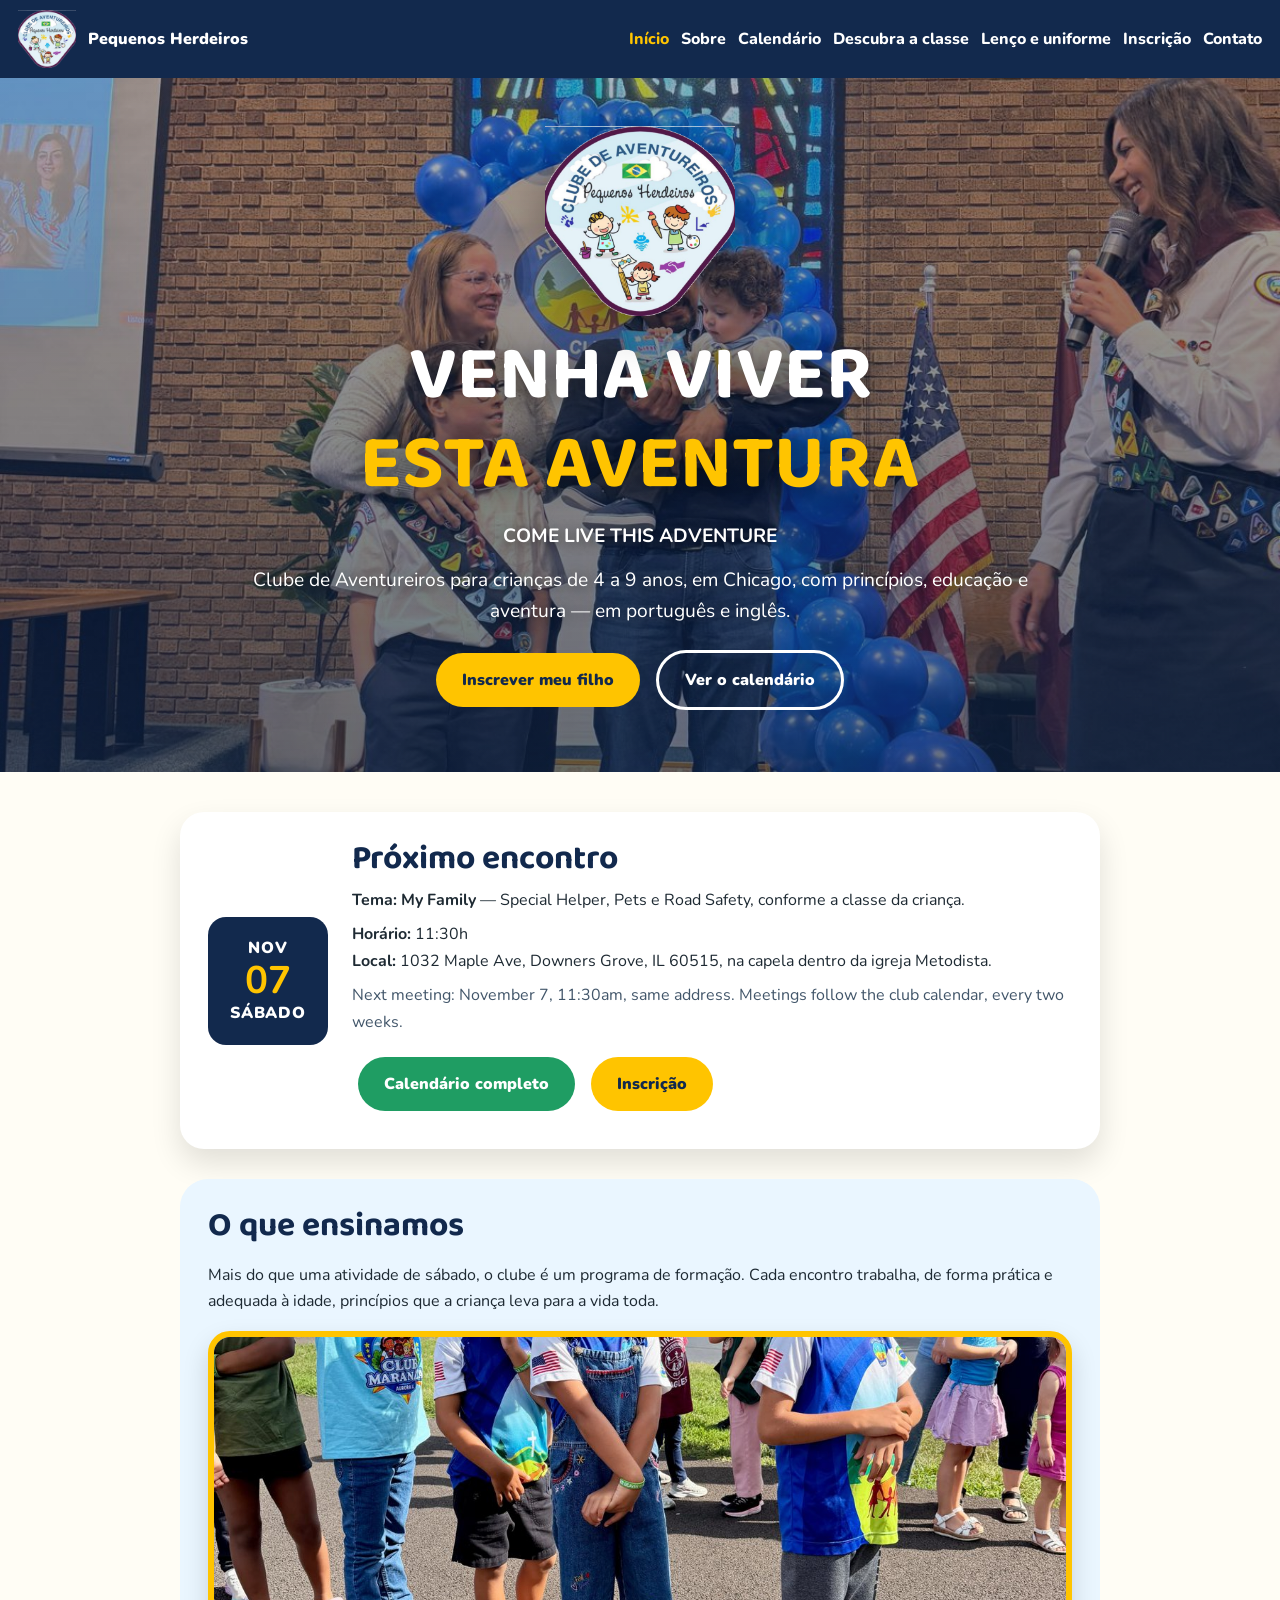
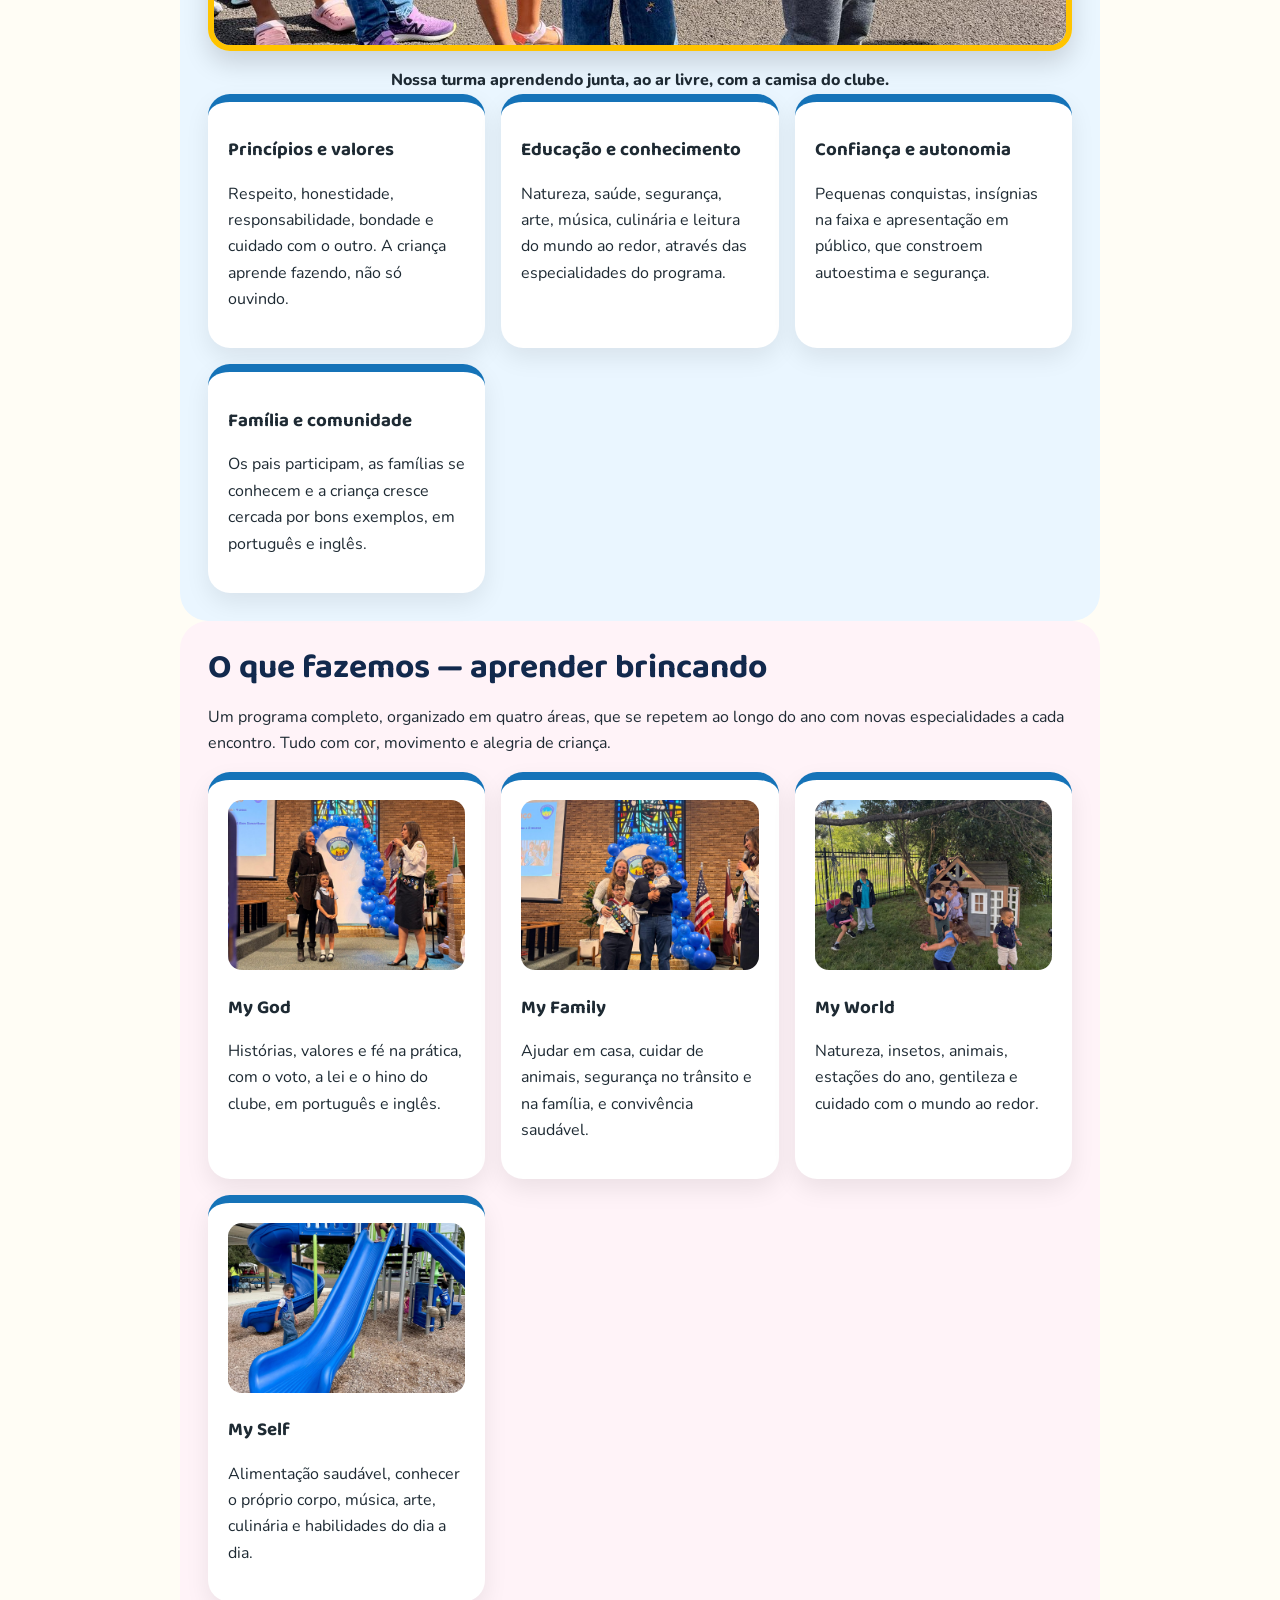
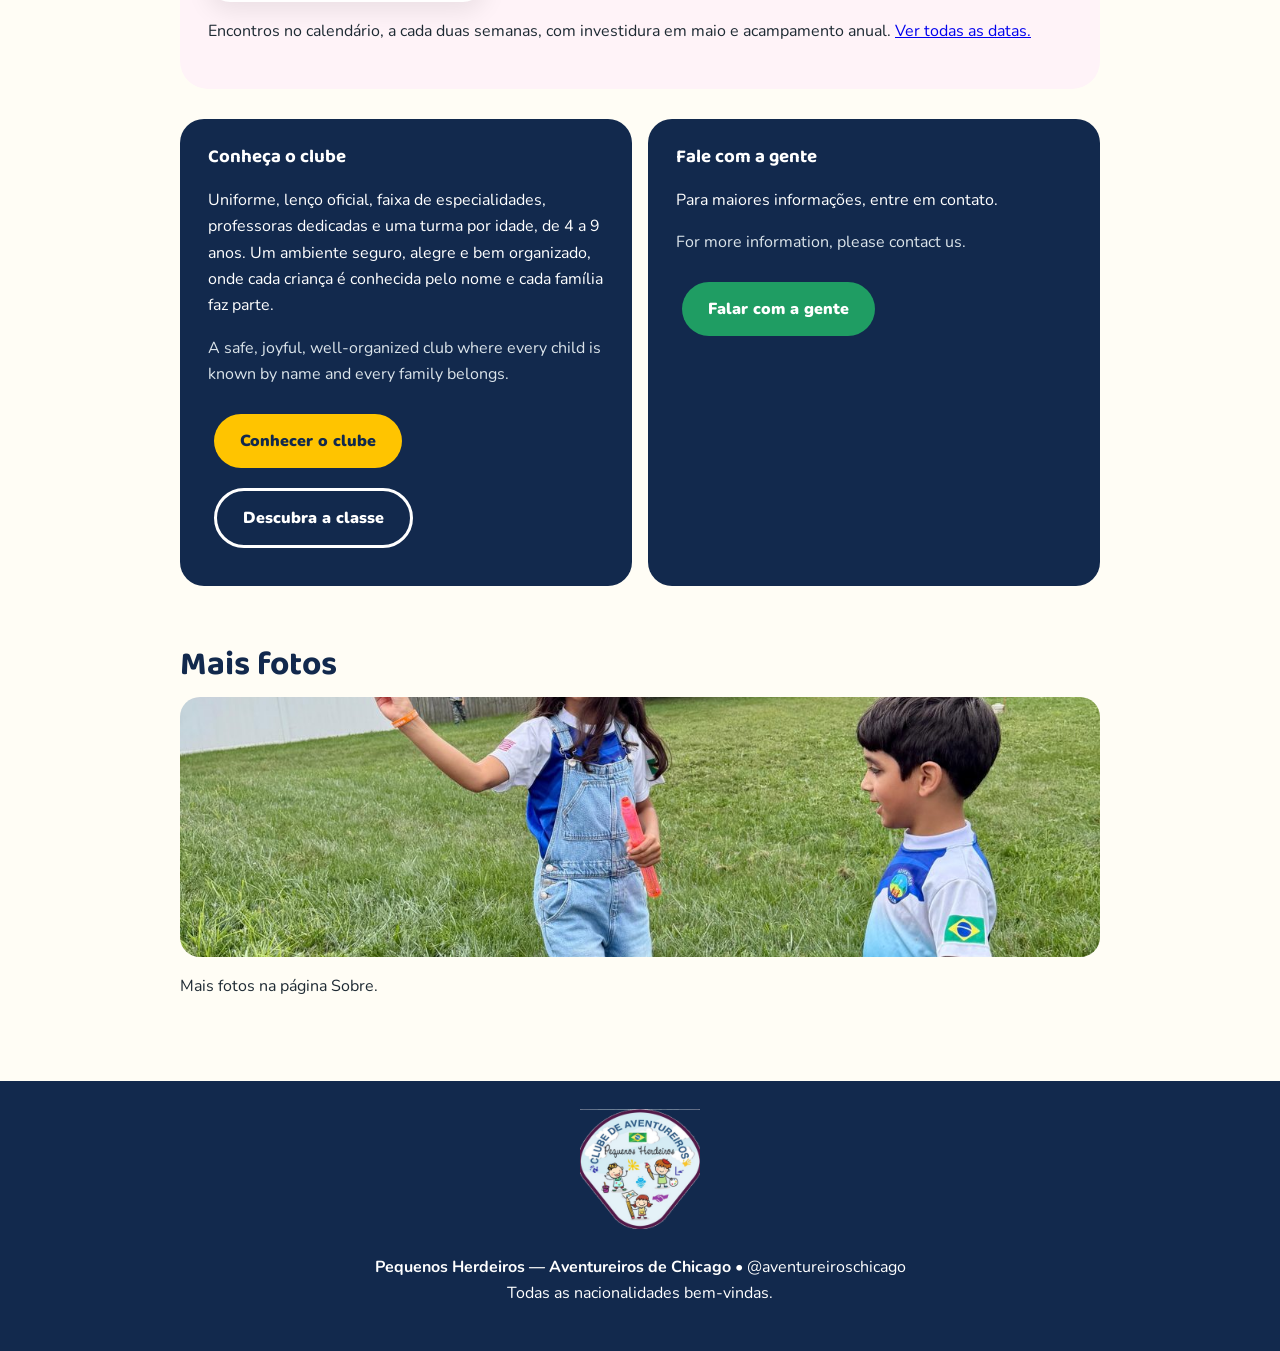
<file: index.html>
<!DOCTYPE html>
<html lang="pt-BR">
<head>
<meta charset="utf-8"><meta name="viewport" content="width=device-width, initial-scale=1">
<title>Pequenos Herdeiros — Aventureiros de Chicago | Venha viver esta aventura</title>
<meta name="description" content="Clube de Aventureiros Pequenos Herdeiros em Chicago. Encontros no calendário, a cada duas semanas, sábados 11:30h, Downers Grove, IL, crianças de 4 a 9 anos.">
<link href="https://fonts.googleapis.com/css2?family=Baloo+2:wght@600;800&family=Nunito:wght@400;700;900&display=swap" rel="stylesheet">
<link rel="stylesheet" href="style.css">
<style>
.next-card{background:#fff;border-radius:24px;padding:28px;box-shadow:0 14px 30px rgba(0,0,0,.12);display:grid;grid-template-columns:120px 1fr;gap:24px;align-items:center}
.date-box{background:var(--navy);color:#fff;border-radius:18px;text-align:center;padding:18px 10px}
.date-box strong{font-size:2.4rem;line-height:1;display:block;color:var(--yellow)}
.date-box span{font-weight:900;letter-spacing:.05em}
@media(max-width:600px){.next-card{grid-template-columns:1fr}}
.cta-card{background:var(--navy);color:#fff;border-radius:24px;padding:28px}
.cta-card h3{color:#fff;margin-top:0}
.cta-card .en{color:#dbe4ea}
</style>
</head>
<body>
<header>
<a class="logo" href="index.html"><img src="assets/logo.png" alt="Logo Pequenos Herdeiros"> Pequenos Herdeiros</a>
<nav><a class="active" href="index.html">Início</a><a href="sobre.html">Sobre</a><a href="calendario.html">Calendário</a><a href="descubra.html">Descubra a classe</a><a href="lenco-uniforme.html">Lenço e uniforme</a><a href="inscricao.html">Inscrição</a><a href="contato.html">Contato</a></nav>
</header>
<section class="hero">
<img class="hero-logo" src="assets/logo.png" alt="Logo Clube de Aventureiros Pequenos Herdeiros">
<h1>Venha viver<br><em>esta aventura</em></h1>
<p><strong>COME LIVE THIS ADVENTURE</strong></p>
<p>Clube de Aventureiros para crianças de 4 a 9 anos, em Chicago, com princípios, educação e aventura — em português e inglês.</p>
<a class="btn" href="inscricao.html">Inscrever meu filho</a>
<a class="btn btn-outline" href="calendario.html">Ver o calendário</a>
</section>
<main>
<section>
<div class="next-card">
<div class="date-box"><span>NOV</span><strong>07</strong><span>SÁBADO</span></div>
<div>
<h2 style="margin:0 0 8px">Próximo encontro</h2>
<p style="margin:0 0 8px"><strong>Tema: My Family</strong> — Special Helper, Pets e Road Safety, conforme a classe da criança.</p>
<p style="margin:0 0 8px"><strong>Horário:</strong> 11:30h<br><strong>Local:</strong> 1032 Maple Ave, Downers Grove, IL 60515, na capela dentro da igreja Metodista.</p>
<p class="en" style="margin:0 0 12px">Next meeting: November 7, 11:30am, same address. Meetings follow the club calendar, every two weeks.</p>
<a class="btn btn-green" href="calendario.html">Calendário completo</a>
<a class="btn" href="inscricao.html">Inscrição</a>
</div>
</div>
</section>

<section style="background:#eaf6ff;border-radius:28px;padding:28px">
<h2>O que ensinamos</h2>
<p>Mais do que uma atividade de sábado, o clube é um programa de formação. Cada encontro trabalha, de forma prática e adequada à idade, princípios que a criança leva para a vida toda.</p>
<img src="assets/foto2.jpg" alt="Turma do clube ao ar livre, de camisa do clube, aprendendo juntos" style="width:100%;height:320px;object-fit:cover;border-radius:22px;border:6px solid #ffc400;box-shadow:0 12px 26px rgba(0,0,0,.15)">
<p style="text-align:center;font-weight:800;margin:8px 0 0">Nossa turma aprendendo junta, ao ar livre, com a camisa do clube.</p>
<div class="cards">
<div class="card"><h3>Princípios e valores</h3><p>Respeito, honestidade, responsabilidade, bondade e cuidado com o outro. A criança aprende fazendo, não só ouvindo.</p></div>
<div class="card"><h3>Educação e conhecimento</h3><p>Natureza, saúde, segurança, arte, música, culinária e leitura do mundo ao redor, através das especialidades do programa.</p></div>
<div class="card"><h3>Confiança e autonomia</h3><p>Pequenas conquistas, insígnias na faixa e apresentação em público, que constroem autoestima e segurança.</p></div>
<div class="card"><h3>Família e comunidade</h3><p>Os pais participam, as famílias se conhecem e a criança cresce cercada por bons exemplos, em português e inglês.</p></div>
</div>
</section>

<section style="background:#fff3f8;border-radius:28px;padding:28px">
<h2>O que fazemos — aprender brincando</h2>
<p>Um programa completo, organizado em quatro áreas, que se repetem ao longo do ano com novas especialidades a cada encontro. Tudo com cor, movimento e alegria de criança.</p>
<div class="cards">
<div class="card"><img src="assets/foto4.jpg" alt="Investidura na igreja, com vitral de Jesus e a diretora com o lenço" style="width:100%;height:170px;object-fit:cover;border-radius:14px"><h3>My God</h3><p>Histórias, valores e fé na prática, com o voto, a lei e o hino do clube, em português e inglês.</p></div>
<div class="card"><img src="assets/foto7.jpg" alt="Família junta na investidura, pais e filhos" style="width:100%;height:170px;object-fit:cover;border-radius:14px"><h3>My Family</h3><p>Ajudar em casa, cuidar de animais, segurança no trânsito e na família, e convivência saudável.</p></div>
<div class="card"><img src="assets/foto1.jpg" alt="Crianças brincando na natureza, com casinha e árvores" style="width:100%;height:170px;object-fit:cover;border-radius:14px"><h3>My World</h3><p>Natureza, insetos, animais, estações do ano, gentileza e cuidado com o mundo ao redor.</p></div>
<div class="card"><img src="assets/foto8.jpg" alt="Criança brincando no escorregador do parque, com confiança" style="width:100%;height:170px;object-fit:cover;border-radius:14px"><h3>My Self</h3><p>Alimentação saudável, conhecer o próprio corpo, música, arte, culinária e habilidades do dia a dia.</p></div>
</div>
<p>Encontros no calendário, a cada duas semanas, com investidura em maio e acampamento anual. <a href="calendario.html">Ver todas as datas.</a></p>
</section>

<section>
<div class="cards">
<div class="cta-card">
<h3>Conheça o clube</h3>
<p>Uniforme, lenço oficial, faixa de especialidades, professoras dedicadas e uma turma por idade, de 4 a 9 anos. Um ambiente seguro, alegre e bem organizado, onde cada criança é conhecida pelo nome e cada família faz parte.</p>
<p class="en">A safe, joyful, well-organized club where every child is known by name and every family belongs.</p>
<a class="btn" href="sobre.html">Conhecer o clube</a>
<a class="btn btn-outline" href="descubra.html">Descubra a classe</a>
</div>
<div class="cta-card">
<h3>Fale com a gente</h3>
<p>Para maiores informações, entre em contato.</p>
<p class="en">For more information, please contact us.</p>
<a class="btn btn-green" href="contato.html">Falar com a gente</a>
</div>
</div>
</section>

<section>
<h2>Mais fotos</h2>
<div class="gallery">
<img src="assets/foto5.jpg" alt="Crianças brincando de bolha de sabão ao ar livre, com camisa do Brasil">
</div>
<p>Mais fotos na página Sobre.</p></section>
</main>
<footer><img src="assets/logo.png" alt="Logo Pequenos Herdeiros"><p><strong>Pequenos Herdeiros — Aventureiros de Chicago</strong> • @aventureiroschicago<br>Todas as nacionalidades bem-vindas.</p></footer>
</body>
</html>
</file>
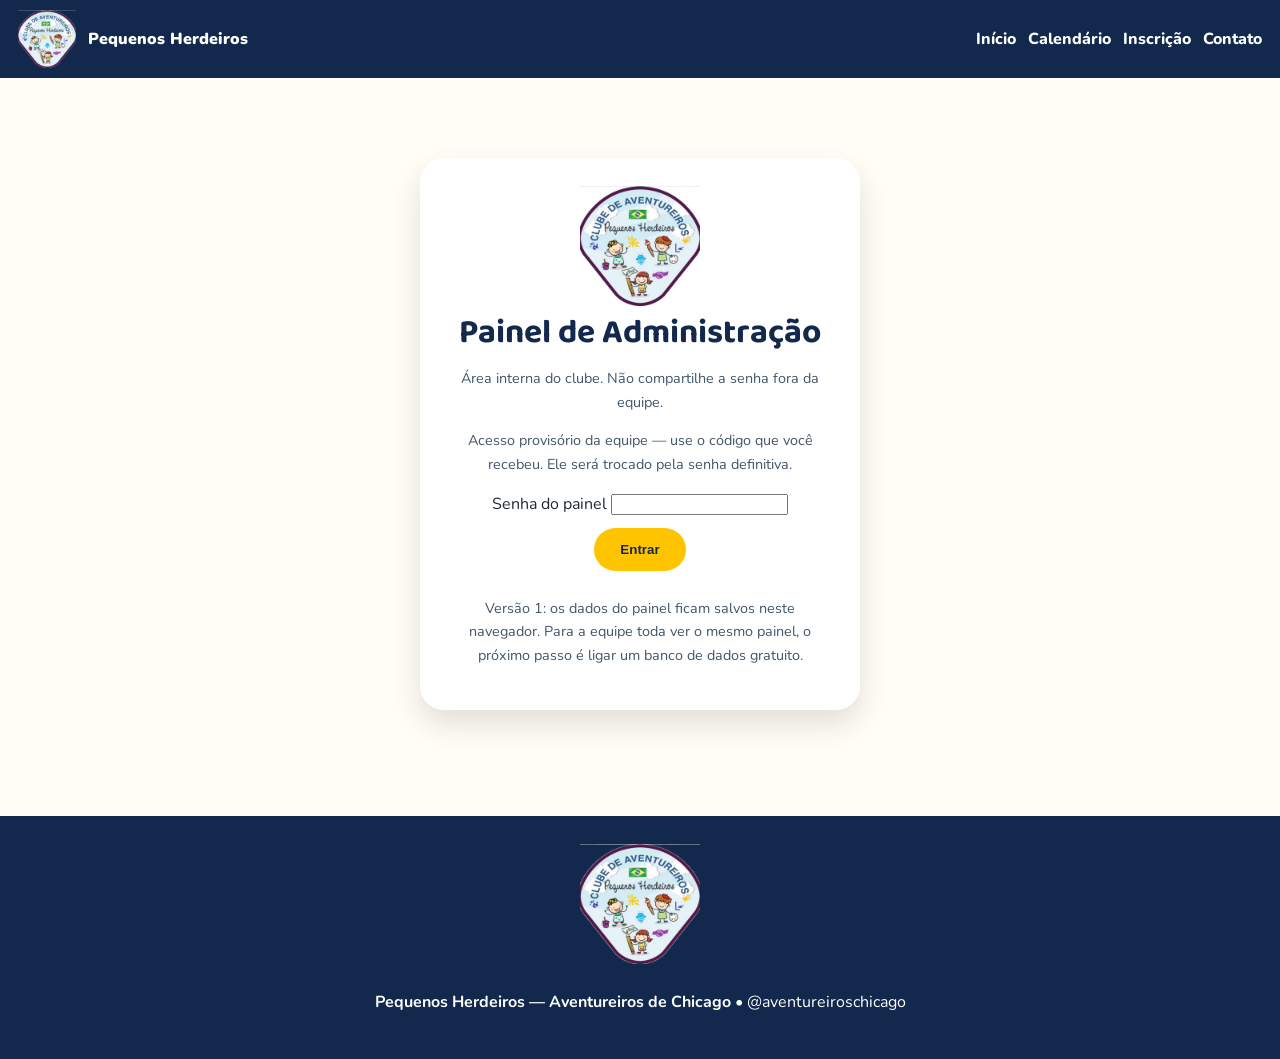
<file: admin.html>
<!DOCTYPE html>
<html lang="pt-BR">
<head>
<meta charset="utf-8"><meta name="viewport" content="width=device-width, initial-scale=1">
<title>Painel de Administração — Pequenos Herdeiros Chicago</title>
<link href="https://fonts.googleapis.com/css2?family=Baloo+2:wght@600;800&family=Nunito:wght@400;700;900&display=swap" rel="stylesheet">
<link rel="stylesheet" href="style.css">
<style>
@keyframes fadeUp{from{opacity:0;transform:translateY(14px)}to{opacity:1;transform:translateY(0)}}
@keyframes floaty{0%,100%{transform:translateY(0)}50%{transform:translateY(-8px)}}
@keyframes pop{0%{transform:scale(.97)}60%{transform:scale(1.02)}100%{transform:scale(1)}}
@keyframes shine{0%{background-position:0% 50%}50%{background-position:100% 50%}100%{background-position:0% 50%}}
.admin-wrap{max-width:1020px;margin:0 auto;padding:10px 20px 36px}
.admin-hero{background:linear-gradient(135deg,#12294d,#1573b8,#1f9d63,#ffc400);background-size:300% 300%;animation:shine 10s ease infinite;color:#fff;border-radius:28px;padding:22px;text-align:center;margin-top:16px}
.admin-hero img{width:110px;animation:floaty 3s ease-in-out infinite;filter:drop-shadow(0 10px 18px rgba(0,0,0,.35))}
.admin-hero h2{color:#fff;margin:8px 0 4px}
.admin-hero p{margin:0}
.tabs{display:flex;gap:8px;flex-wrap:wrap;margin:18px 0}
.tab-btn{background:#fff;border:2px solid var(--navy);color:var(--navy);padding:10px 16px;border-radius:999px;font-weight:900;cursor:pointer;transition:transform .15s,background .15s}
.tab-btn:hover{transform:translateY(-2px) scale(1.03)}
.tab-btn.active{background:var(--navy);color:#fff;animation:pop .3s ease both}
.tab-btn.main{background:var(--yellow);border-color:var(--yellow);color:#12294d}
.tab-panel{display:none}
.tab-panel.active{display:block;animation:fadeUp .4s ease both}
.login-card{max-width:440px;margin:40px auto;background:#fff;border-radius:24px;padding:28px;box-shadow:0 14px 30px rgba(0,0,0,.12);text-align:center;animation:fadeUp .5s ease both}
.login-card img{width:120px;animation:floaty 3s ease-in-out infinite}
.small{font-size:.9rem;color:#42566a}
.grid2{display:grid;grid-template-columns:1fr 1fr;gap:16px}
@media(max-width:700px){.grid2{grid-template-columns:1fr}}
.box{background:#fff;border-radius:22px;padding:20px;box-shadow:0 10px 24px rgba(0,0,0,.08);margin-bottom:16px;transition:transform .2s,box-shadow .2s;animation:fadeUp .4s ease both}
.box:hover{transform:translateY(-3px);box-shadow:0 16px 32px rgba(0,0,0,.14)}
.box h3{margin-top:0}
table{font-size:.95rem}
.status{padding:6px;border-radius:8px;border:2px solid #dbe4ea}
.badge{display:inline-block;background:#eaf6ff;padding:4px 10px;border-radius:999px;font-weight:900;font-size:.85rem}
.btn-small{padding:8px 14px;font-size:.9rem;margin:4px 4px 4px 0}
.danger{background:#c0392b;color:#fff;border:0;padding:8px 14px;border-radius:999px;font-weight:900;cursor:pointer}
.photo-grid{display:grid;grid-template-columns:repeat(auto-fit,minmax(160px,1fr));gap:12px}
.photo-grid img{width:100%;height:180px;object-fit:cover;border-radius:16px;transition:transform .2s}
.photo-grid img:hover{transform:scale(1.04) rotate(-1deg)}
.photo-grid figure{margin:0}
.photo-grid figcaption{font-size:.85rem;font-weight:800;text-align:center;margin-top:6px}
.highlight-preview{background:linear-gradient(135deg,#12294d,#1573b8);color:#fff;border-radius:24px;padding:24px;text-align:center}
.highlight-preview img{width:100%;max-height:320px;object-fit:cover;border-radius:16px}
.btn{transition:transform .15s}
.btn:hover{transform:scale(1.04)}
</style>
</head>
<body>
<header>
<a class="logo" href="index.html"><img src="assets/logo.png" alt="Logo Pequenos Herdeiros"> Pequenos Herdeiros</a>
<nav><a href="index.html">Início</a><a href="calendario.html">Calendário</a><a href="inscricao.html">Inscrição</a><a href="contato.html">Contato</a></nav>
</header>

<main class="admin-wrap">
<!-- LOGIN -->
<section id="login-screen">
<div class="login-card">
<img src="assets/logo.png" alt="Logo Pequenos Herdeiros">
<h2>Painel de Administração</h2>
<p class="small">Área interna do clube. Não compartilhe a senha fora da equipe.</p>
<p id="login-aviso-provisorio" class="small" style="display:none">Acesso provisório da equipe — use o código que você recebeu. Ele será trocado pela senha definitiva.</p>
<div id="create-box" style="display:none">
<p><strong>Primeiro acesso: crie a senha do painel</strong></p>
<label style="text-align:left">Nova senha (mínimo 6 caracteres)</label>
<input type="password" id="new-pass" autocomplete="new-password">
<label style="text-align:left">Repita a senha</label>
<input type="password" id="new-pass2" autocomplete="new-password">
<button class="btn" type="button" onclick="createPassword()" style="background:var(--yellow);color:#12294d;border:0;cursor:pointer">Criar senha e entrar</button>
<p class="small">A senha fica guardada neste navegador para este teste. Depois que você aprovar o painel, eu travo uma senha única no código para valer para toda a equipe.</p>
</div>
<div id="login-box" style="display:none">
<label style="text-align:left">Senha do painel</label>
<input type="password" id="login-pass" autocomplete="current-password" onkeydown="if(event.key==='Enter')doLogin()">
<button class="btn" type="button" onclick="doLogin()" style="background:var(--yellow);color:#12294d;border:0;cursor:pointer">Entrar</button>
<p id="login-error" style="color:#c0392b;font-weight:900"></p>
</div>
<p class="small">Versão 1: os dados do painel ficam salvos neste navegador. Para a equipe toda ver o mesmo painel, o próximo passo é ligar um banco de dados gratuito.</p>
</div>
</section>

<!-- PANEL -->
<section id="panel-screen" style="display:none">
<div class="admin-hero">
<img src="assets/logo.png" alt="Logo Pequenos Herdeiros">
<h2>Painel do clube</h2>
<p>Secretária • Atividades • Ideias • Fotos • Destaques — tudo em um lugar, com alegria de criança.</p>
</div>
<p id="acesso-info" class="small" style="text-align:center"></p>
<div style="display:flex;justify-content:space-between;align-items:center;flex-wrap:wrap;gap:10px;margin-top:14px">
<div><a class="btn" href="index.html" style="background:#fff;color:var(--navy)">Ver o site</a> <button class="btn" type="button" onclick="logout()" style="background:#c0392b;color:#fff;border:0;cursor:pointer">Sair</button></div>
</div>

<div class="tabs">
<button class="tab-btn active" onclick="showTab('secretaria',this)">Secretária</button>
<button class="tab-btn" onclick="showTab('atividades',this)">Atividades</button>
<button class="tab-btn" onclick="showTab('ideias',this)">Ideias</button>
<button class="tab-btn main" onclick="showTab('fotos',this)">Fotos ★ principal</button>
<button class="tab-btn" onclick="showTab('destaques',this)">Destaques</button>
</div>

<!-- SECRETARIA -->
<div id="tab-secretaria" class="tab-panel active">
<div class="box">
<h3>Próximo encontro</h3>
<p><span class="badge">NOV 07 • SÁBADO • 11:30h</span> <strong>My Family</strong> — 1032 Maple Ave, Downers Grove, IL 60515, na capela.</p>
<p class="small">Little Lamb — Special Helper • Eager Beaver — Pets • Sun Beam — Road Safety. Busy Bee, Builder e Helping Hand: confirmar com a diretora, sem inventar especialidade.</p>
<div class="links">
<a href="https://mail.google.com/" target="_blank" rel="noopener">Abrir Gmail do clube — inscrições</a>
<a href="contato.html">Contatos: diretora Tânia, pastor João Júnior, Instagram, Thaiane por último</a>
<a href="calendario.html">Ver calendário completo</a>
<a href="https://www.instagram.com/aventureiroschicago" target="_blank" rel="noopener">Instagram @aventureiroschicago</a>
</div>
</div>

<div class="grid2">
<div class="box">
<h3>Criança nova</h3>
<p class="small">Cadastre quem visitou ou se inscreveu. O nome completo fica só aqui dentro — no site e no Instagram, use só o primeiro nome e só com autorização dos pais.</p>
<form onsubmit="addFamilia(event)">
<label>Nome da criança</label><input id="f-crianca" required>
<label>Idade</label><select id="f-idade"><option>4</option><option>5</option><option>6</option><option>7</option><option>8</option><option>9</option></select>
<label>Classe</label><select id="f-classe"><option>Little Lamb — 4</option><option>Eager Beaver — 5</option><option>Busy Bee — 6</option><option>Sun Beam — 7</option><option>Builder — 8</option><option>Helping Hand — 9</option><option>Multilevel</option></select>
<label>Responsável</label><input id="f-resp" required>
<label>WhatsApp do responsável</label><input id="f-tel">
<label>E-mail do responsável</label><input id="f-email" type="email">
<label>Data da visita</label><input id="f-visita" type="date">
<button type="submit">Salvar criança nova</button>
</form>
</div>
<div class="box">
<h3>Como acompanhar</h3>
<p>Depois de salvar, a família aparece na lista abaixo. Marque o status e anote o último contato.</p>
<p><strong>Visitou 1x</strong> → mande mensagem em até 2 dias.<br><strong>Inscrita</strong> → confirme a classe e o próximo encontro.<br><strong>Precisa retorno</strong> → ligue ou mande WhatsApp.<br><strong>Acompanhando</strong> → família já está participando.</p>
<button class="btn btn-green" type="button" onclick="exportCSV()" style="border:0;cursor:pointer">Exportar lista (CSV)</button>
<p class="small">O CSV baixa um arquivo para você abrir no Excel / Planilhas.</p>
</div>
</div>

<div class="box">
<h3>Acompanhamento das famílias</h3>
<div style="overflow-x:auto">
<table><thead><tr><th>Criança</th><th>Idade / Classe</th><th>Responsável</th><th>Visita</th><th>Status</th><th>Último contato / Notas</th><th></th></tr></thead>
<tbody id="familias-body"><tr><td colspan="7">Nenhuma família cadastrada ainda.</td></tr></tbody></table>
</div>
</div>
</div>

<!-- ATIVIDADES -->
<div id="tab-atividades" class="tab-panel">
<div class="box">
<h3>Atividades — pelo calendário</h3>
<p class="small">Encontros a cada duas semanas, sábados 11:30h. Adicione uma atividade extra sem apagar o calendário oficial.</p>
<div style="overflow-x:auto">
<table><thead><tr><th>Data</th><th>Atividade</th><th>Tema</th><th>Responsável</th><th></th></tr></thead>
<tbody id="atividades-body"></tbody></table>
</div>
</div>
<div class="box">
<h3>Adicionar atividade</h3>
<form onsubmit="addAtividade(event)">
<label>Data</label><input id="a-data" type="date" required>
<label>Título da atividade</label><input id="a-titulo" required placeholder="Ex.: Ensaio do hino / Gincana em família">
<label>Tema / Bloco</label><select id="a-tema"><option>My God</option><option>My Family</option><option>My World</option><option>My Self</option><option>Especial</option></select>
<label>Responsável</label><input id="a-resp" placeholder="Ex.: Tânia">
<button type="submit">Salvar atividade</button>
</form>
</div>
</div>

<!-- IDEIAS -->
<div id="tab-ideias" class="tab-panel">
<div class="box">
<h3>Ideias para o clube</h3>
<p class="small">Anote ideias de encontro, reel, post, passeio ou novidade. Marque o status para não perder.</p>
<form onsubmit="addIdeia(event)">
<label>Título da ideia</label><input id="i-titulo" required placeholder="Ex.: Reel das crianças ajudando em casa">
<label>Descrição</label><textarea id="i-desc" rows="3"></textarea>
<label>Quem sugeriu</label><input id="i-quem">
<label>Prioridade</label><select id="i-prio"><option>Normal</option><option>Alta</option><option>Para o próximo encontro</option></select>
<button type="submit">Salvar ideia</button>
</form>
</div>
<div class="box"><h3>Lista de ideias</h3><div id="ideias-list"><p class="small">Nenhuma ideia ainda.</p></div></div>
</div>

<!-- FOTOS -->
<div id="tab-fotos" class="tab-panel">
<div class="box" style="border:3px solid var(--yellow)">
<h3>Fotos — principal ★</h3>
<p><strong>Qualquer pessoa pode enviar fotos, sem login.</strong> O acesso compartilhado é só para as fotos. Secretária, atividades, ideias e destaques continuam só com a senha do painel.</p>
<p>Como funciona: a pessoa abre a página de envio, manda as fotos e elas chegam no e-mail do clube para a equipe aprovar. Só depois de aprovadas elas entram no site e no Instagram. Não publique foto de criança sem autorização dos pais.</p>
<p><a class="btn" href="enviar-fotos.html">Abrir página de envio de fotos</a>
<button class="btn btn-green" type="button" onclick="copyPhotoLink()" style="border:0;cursor:pointer">Copiar link de envio</button>
<span id="copy-ok" style="font-weight:900;color:var(--green)"></span></p>
<p class="small">Link: <span id="photo-link-text"></span></p>
</div>
<div class="box">
<h3>Galeria do site</h3>
<div class="photo-grid">
<figure><img src="assets/foto1.jpg" alt="Crianças brincando na casinha"><figcaption>Brincando na natureza</figcaption></figure>
<figure><img src="assets/foto2.jpg" alt="Turma do clube"><figcaption>Turma do clube</figcaption></figure>
<figure><img src="assets/foto-grupo-sorrindo.jpg" alt="Turma sorrindo com troféu"><figcaption>Turma sorrindo</figcaption></figure>
<figure><img src="assets/foto7.jpg" alt="Família na investidura"><figcaption>Família na igreja</figcaption></figure>
<figure><img src="assets/foto8.jpg" alt="Escorregador no parque"><figcaption>No parque</figcaption></figure>
<figure><img src="assets/foto-brincando.jpg" alt="Criança rindo no inflável"><figcaption>Brincando e rindo</figcaption></figure>
<figure><img src="assets/foto5.jpg" alt="Bolha de sabão"><figcaption>Bolha de sabão</figcaption></figure>
<figure><img src="assets/foto3.jpg" alt="Investidura"><figcaption>Investidura</figcaption></figure>
</div>
</div>
<div class="box">
<h3>Adicionar foto aqui no painel (teste)</h3>
<p class="small">Escolha fotos do seu aparelho para pré-visualizar. Nesta versão 1 elas ficam salvas só neste navegador, como rascunho, e não vão direto para o site — a versão pública é pelo envio por e-mail acima.</p>
<input type="file" id="foto-input" accept="image/*" multiple onchange="addLocalPhotos(event)">
<div class="photo-grid" id="local-photos" style="margin-top:12px"></div>
</div>
</div>

<!-- DESTAQUES -->
<div id="tab-destaques" class="tab-panel">
<div class="box">
<h3>Destaque da semana</h3>
<p class="small">Escolha uma foto e um texto curto para destacar uma criança, uma família ou um momento do clube. Use só o primeiro nome e só com autorização dos pais.</p>
<form onsubmit="addDestaque(event)">
<label>Título do destaque</label><input id="d-titulo" required placeholder="Ex.: Nossa família da semana">
<label>Texto curto</label><textarea id="d-texto" rows="3" required placeholder="Ex.: Uma família que chegou, ficou e já faz parte da nossa aventura."></textarea>
<label>Foto</label><select id="d-foto"><option value="assets/foto7.jpg">Família na igreja — foto7</option><option value="assets/foto-grupo-sorrindo.jpg">Turma sorrindo — grupo</option><option value="assets/foto2.jpg">Turma do clube — foto2</option><option value="assets/foto1.jpg">Brincando na natureza — foto1</option><option value="assets/foto8.jpg">No parque — foto8</option><option value="assets/foto-brincando.jpg">Brincando e rindo — inflável</option></select>
<label>Primeiro nome (opcional)</label><input id="d-nome" placeholder="Só o primeiro nome">
<label><input type="checkbox" id="d-auth" required style="width:auto"> Os pais autorizaram usar esta foto e este destaque.</label>
<button type="submit">Salvar destaque</button>
</form>
</div>
<div class="box"><h3>Pré-visualização</h3><div id="destaque-preview"><p class="small">Salve um destaque para ver como ele fica.</p></div></div>
<div class="box"><h3>Destaques salvos</h3><div id="destaques-list"><p class="small">Nenhum destaque ainda.</p></div></div>
</div>

<p class="small" style="text-align:center">Painel v1 — dados salvos neste navegador. Não publique nomes completos de crianças, escola ou endereço. Fotos só com autorização dos pais.</p>
</section>
</main>
<footer><img src="assets/logo.png" alt="Logo Pequenos Herdeiros"><p><strong>Pequenos Herdeiros — Aventureiros de Chicago</strong> • @aventureiroschicago</p></footer>

<script>
async function sha256(str){
  const buf = await crypto.subtle.digest('SHA-256', new TextEncoder().encode(str));
  return [...new Uint8Array(buf)].map(b=>b.toString(16).padStart(2,'0')).join('');
}
// ACESSOS PROVISÓRIOS — trocar pela senha definitiva depois.
// Cada código é provisório: o hash fica visível no código público do
// repositório, então estes códigos devem ser trocados/rotacionados logo.
// Gerar com: python3 acessos-provisorios/gerar-acessos.py
// (os códigos em texto claro vão SÓ por cartão seguro, nunca no chat)
const PROVISIONAL_ACCESS = [
  { label: 'Diretora', hash: 'f48b5e4b36b01bb8b3a05914ac8e585907b11385789cadd408ec9b75e3ab9296' },
  { label: 'Equipe', hash: '316d2b00cc9557c99cf2fd2c9807e7fbad5cc1517b009060e2e803ad0e88e919' },
  { label: 'Mídia', hash: '4247bf37e9014d7e5b841ac311509632846f75a962bebc1156eaf4fbdf95cf7a' },
];

function showLogin(){
  const has = localStorage.getItem('ph_admin_hash');
  const prov = PROVISIONAL_ACCESS.some(a=>a.hash && !a.hash.startsWith('SUBSTITUIR'));
  document.getElementById('login-screen').style.display='block';
  document.getElementById('panel-screen').style.display='none';
  document.getElementById('create-box').style.display = (has || prov) ? 'none':'block';
  document.getElementById('login-box').style.display = (has || prov) ? 'block':'none';
  const aviso = document.getElementById('login-aviso-provisorio');
  if(aviso){ aviso.style.display = prov ? 'block' : 'none'; }
}
function showPanel(){
  document.getElementById('login-screen').style.display='none';
  document.getElementById('panel-screen').style.display='block';
  const info = document.getElementById('acesso-info');
  const rotulo = sessionStorage.getItem('ph_admin_acesso');
  if(info){ info.textContent = rotulo ? ('Acesso provisório: ' + rotulo + ' — será trocado pela senha definitiva.') : ''; }
  renderAll();
}
async function createPassword(){
  const a=document.getElementById('new-pass').value, b=document.getElementById('new-pass2').value;
  if(a.length<6){alert('A senha precisa ter pelo menos 6 caracteres.');return;}
  if(a!==b){alert('As senhas não são iguais.');return;}
  localStorage.setItem('ph_admin_hash', await sha256(a));
  sessionStorage.setItem('ph_admin_logged','1');
  showPanel();
}
async function doLogin(){
  const v=document.getElementById('login-pass').value;
  const h=await sha256(v);
  const prov=PROVISIONAL_ACCESS.find(a=>a.hash===h);
  if(prov){sessionStorage.setItem('ph_admin_logged','1');sessionStorage.setItem('ph_admin_acesso',prov.label);showPanel();return;}
  if(h===localStorage.getItem('ph_admin_hash')){sessionStorage.setItem('ph_admin_logged','1');showPanel();}
  else{document.getElementById('login-error').textContent='Senha incorreta. Tente de novo.';}
}
function logout(){sessionStorage.removeItem('ph_admin_logged');sessionStorage.removeItem('ph_admin_acesso');location.reload();}
function showTab(id,btn){
  document.querySelectorAll('.tab-panel').forEach(el=>el.classList.remove('active'));
  document.getElementById('tab-'+id).classList.add('active');
  document.querySelectorAll('.tab-btn').forEach(el=>el.classList.remove('active'));
  btn.classList.add('active');
}
function load(key,fallback){try{return JSON.parse(localStorage.getItem(key))||fallback;}catch(e){return fallback;}}
function save(key,val){localStorage.setItem(key,JSON.stringify(val));}
function uid(){return Date.now().toString(36)+Math.random().toString(36).slice(2,6);}
function esc(s){return String(s||'').replace(/[&<>"']/g,c=>({'&':'&amp;','<':'&lt;','>':'&gt;','"':'&quot;',"'":'&#39;'}[c]));}

// Famílias
function addFamilia(e){
  e.preventDefault();
  const list=load('ph_familias',[]);
  list.push({id:uid(),crianca:document.getElementById('f-crianca').value,idade:document.getElementById('f-idade').value,classe:document.getElementById('f-classe').value,resp:document.getElementById('f-resp').value,tel:document.getElementById('f-tel').value,email:document.getElementById('f-email').value,visita:document.getElementById('f-visita').value,status:'Visitou 1x',notas:''});
  save('ph_familias',list); e.target.reset(); renderFamilias();
}
function renderFamilias(){
  const list=load('ph_familias',[]);
  const body=document.getElementById('familias-body');
  if(!list.length){body.innerHTML='<tr><td colspan="7">Nenhuma família cadastrada ainda.</td></tr>';return;}
  body.innerHTML=list.map(f=>`<tr><td><strong>${esc(f.crianca)}</strong></td><td>${esc(f.idade)} • ${esc(f.classe)}</td><td>${esc(f.resp)}<br><span class="small">${esc(f.tel||'')} ${esc(f.email||'')}</span></td><td>${esc(f.visita||'—')}</td><td><select class="status" onchange="setStatus('${f.id}',this.value)">${['Visitou 1x','Inscrita','Precisa retorno','Acompanhando'].map(s=>`<option ${s===f.status?'selected':''}>${s}</option>`).join('')}</select></td><td><input value="${esc(f.notas||'')}" placeholder="Último contato / notas" onchange="setNotas('${f.id}',this.value)" style="padding:8px"></td><td><button class="danger" type="button" onclick="delFamilia('${f.id}')">Excluir</button></td></tr>`).join('');
}
function setStatus(id,v){const l=load('ph_familias',[]);const f=l.find(x=>x.id===id);if(f){f.status=v;save('ph_familias',l);}}
function setNotas(id,v){const l=load('ph_familias',[]);const f=l.find(x=>x.id===id);if(f){f.notas=v;save('ph_familias',l);}}
function delFamilia(id){if(!confirm('Excluir esta família da lista?'))return;save('ph_familias',load('ph_familias',[]).filter(x=>x.id!==id));renderFamilias();}
function exportCSV(){
  const list=load('ph_familias',[]);
  const rows=[['Crianca','Idade','Classe','Responsavel','WhatsApp','Email','Visita','Status','Notas']].concat(list.map(f=>[f.crianca,f.idade,f.classe,f.resp,f.tel,f.email,f.visita,f.status,f.notas]));
  const csv=rows.map(r=>r.map(c=>'"'+String(c||'').replace(/"/g,'""')+'"').join(',')).join('\n');
  const a=document.createElement('a');a.href=URL.createObjectURL(new Blob([csv],{type:'text/csv'}));a.download='familias-pequenos-herdeiros.csv';a.click();
}

// Atividades
const SEED_ATIV=[['2026-11-07','Encontro My Family','My Family','Tânia'],['2026-11-21','Encontro My Family','My Family','Tânia'],['2026-12-05','Encontro My Family','My Family','Tânia'],['2026-12-19','Festa de Confraternização | Amigo Secreto','My Family','Tânia'],['2027-01-02','Encontro My World','My World','Tânia']];
function addAtividade(e){
  e.preventDefault();
  const list=load('ph_atividades',null) || SEED_ATIV.map(a=>({id:uid(),data:a[0],titulo:a[1],tema:a[2],resp:a[3]}));
  list.push({id:uid(),data:document.getElementById('a-data').value,titulo:document.getElementById('a-titulo').value,tema:document.getElementById('a-tema').value,resp:document.getElementById('a-resp').value});
  save('ph_atividades',list); e.target.reset(); renderAtividades();
}
function renderAtividades(){
  let list=load('ph_atividades',null);
  if(!list){list=SEED_ATIV.map(a=>({id:uid(),data:a[0],titulo:a[1],tema:a[2],resp:a[3]}));save('ph_atividades',list);}
  list.sort((a,b)=>a.data.localeCompare(b.data));
  document.getElementById('atividades-body').innerHTML=list.map(a=>`<tr><td>${esc(a.data)}</td><td><strong>${esc(a.titulo)}</strong></td><td>${esc(a.tema)}</td><td>${esc(a.resp||'')}</td><td><button class="danger" type="button" onclick="delAtividade('${a.id}')">Excluir</button></td></tr>`).join('');
}
function delAtividade(id){if(!confirm('Excluir esta atividade?'))return;save('ph_atividades',load('ph_atividades',[]).filter(x=>x.id!==id));renderAtividades();}

// Ideias
function addIdeia(e){
  e.preventDefault();
  const list=load('ph_ideias',[]);
  list.unshift({id:uid(),titulo:document.getElementById('i-titulo').value,desc:document.getElementById('i-desc').value,quem:document.getElementById('i-quem').value,prio:document.getElementById('i-prio').value,status:'Nova'});
  save('ph_ideias',list); e.target.reset(); renderIdeias();
}
function renderIdeias(){
  const list=load('ph_ideias',[]);
  const el=document.getElementById('ideias-list');
  if(!list.length){el.innerHTML='<p class="small">Nenhuma ideia ainda.</p>';return;}
  el.innerHTML=list.map(i=>`<div class="box"><strong>${esc(i.titulo)}</strong> <span class="badge">${esc(i.prio)}</span> <span class="badge">${esc(i.status)}</span><p>${esc(i.desc||'')}</p><p class="small">Sugerido por: ${esc(i.quem||'—')}</p><button class="btn-small btn" type="button" onclick="setIdeiaStatus('${i.id}','Em andamento')" style="background:var(--yellow);border:0;cursor:pointer">Em andamento</button><button class="btn-small btn-green btn" type="button" onclick="setIdeiaStatus('${i.id}','Feita')" style="border:0;cursor:pointer">Feita</button><button class="danger" type="button" onclick="delIdeia('${i.id}')">Excluir</button></div>`).join('');
}
function setIdeiaStatus(id,s){const l=load('ph_ideias',[]);const f=l.find(x=>x.id===id);if(f){f.status=s;save('ph_ideias',l);renderIdeias();}}
function delIdeia(id){if(!confirm('Excluir esta ideia?'))return;save('ph_ideias',load('ph_ideias',[]).filter(x=>x.id!==id));renderIdeias();}

// Fotos locais
function addLocalPhotos(e){
  const files=[...e.target.files];
  files.forEach(file=>{
    const reader=new FileReader();
    reader.onload=()=>{
      const img=new Image();
      img.onload=()=>{
        const canvas=document.createElement('canvas');
        const max=800; const ratio=Math.min(1,max/img.width);
        canvas.width=img.width*ratio; canvas.height=img.height*ratio;
        canvas.getContext('2d').drawImage(img,0,0,canvas.width,canvas.height);
        const list=load('ph_fotos_local',[]);
        list.push({id:uid(),name:file.name,data:canvas.toDataURL('image/jpeg',0.8)});
        try{save('ph_fotos_local',list);}catch(err){alert('Esta foto é grande demais para salvar neste navegador. Envie pela página pública de fotos.');return;}
        renderLocalPhotos();
      };
      img.src=reader.result;
    };
    reader.readAsDataURL(file);
  });
}
function renderLocalPhotos(){
  const list=load('ph_fotos_local',[]);
  document.getElementById('local-photos').innerHTML=list.map(p=>`<figure><img src="${p.data}" alt="${esc(p.name)}"><figcaption>${esc(p.name)}</figcaption></figure>`).join('');
}
function copyPhotoLink(){
  const url=location.href.replace(/admin\.html.*$/,'')+'enviar-fotos.html';
  navigator.clipboard.writeText(url).then(()=>{document.getElementById('copy-ok').textContent='Link copiado.';});
}

// Destaques
function addDestaque(e){
  e.preventDefault();
  const list=load('ph_destaques',[]);
  const d={id:uid(),titulo:document.getElementById('d-titulo').value,texto:document.getElementById('d-texto').value,foto:document.getElementById('d-foto').value,nome:document.getElementById('d-nome').value,atual:true};
  list.forEach(x=>x.atual=false); list.unshift(d); save('ph_destaques',list); e.target.reset(); renderDestaques();
}
function renderDestaques(){
  const list=load('ph_destaques',[]);
  const prev=document.getElementById('destaque-preview');
  const cur=list.find(x=>x.atual)||list[0];
  prev.innerHTML=cur?`<div class="highlight-preview"><img src="${esc(cur.foto)}" alt="Foto do destaque"><h3 style="color:#fff">${esc(cur.titulo)}</h3><p>${esc(cur.texto)}</p>${cur.nome?`<p><strong>${esc(cur.nome)}</strong></p>`:''}</div>`:'<p class="small">Salve um destaque para ver como ele fica.</p>';
  document.getElementById('destaques-list').innerHTML=list.length?list.map(d=>`<div class="box"><strong>${esc(d.titulo)}</strong> ${d.atual?'<span class="badge">Atual</span>':''}<p>${esc(d.texto)}</p><button class="btn-small btn" type="button" onclick="setDestaqueAtual('${d.id}')" style="background:var(--yellow);border:0;cursor:pointer">Usar como atual</button><button class="danger" type="button" onclick="delDestaque('${d.id}')">Excluir</button></div>`).join(''):'<p class="small">Nenhum destaque ainda.</p>';
}
function setDestaqueAtual(id){const l=load('ph_destaques',[]);l.forEach(x=>x.atual=(x.id===id));save('ph_destaques',l);renderDestaques();}
function delDestaque(id){if(!confirm('Excluir este destaque?'))return;save('ph_destaques',load('ph_destaques',[]).filter(x=>x.id!==id));renderDestaques();}

function renderAll(){renderFamilias();renderAtividades();renderIdeias();renderLocalPhotos();renderDestaques();document.getElementById('photo-link-text').textContent=location.href.replace(/admin\.html.*$/,'')+'enviar-fotos.html';}
if(sessionStorage.getItem('ph_admin_logged')==='1'){showPanel();}else{showLogin();}
</script>
</body>
</html>
</file>
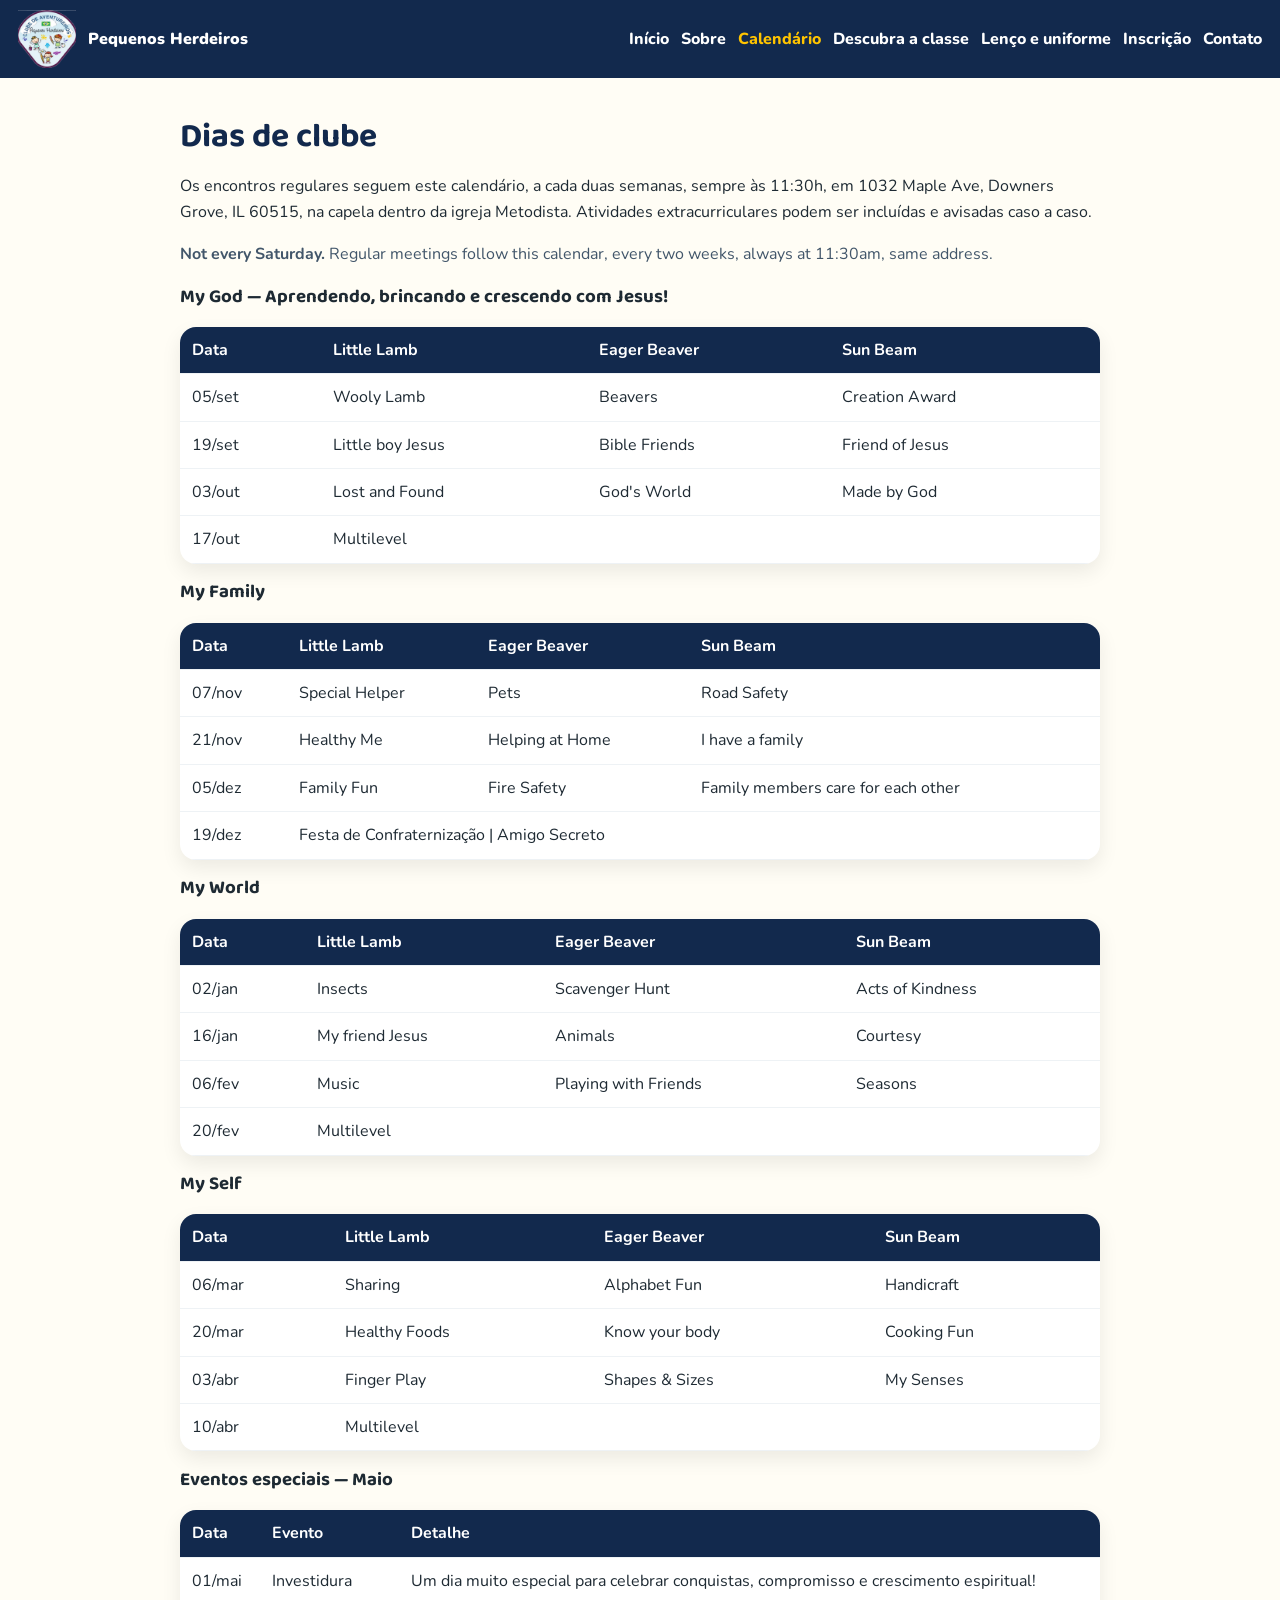
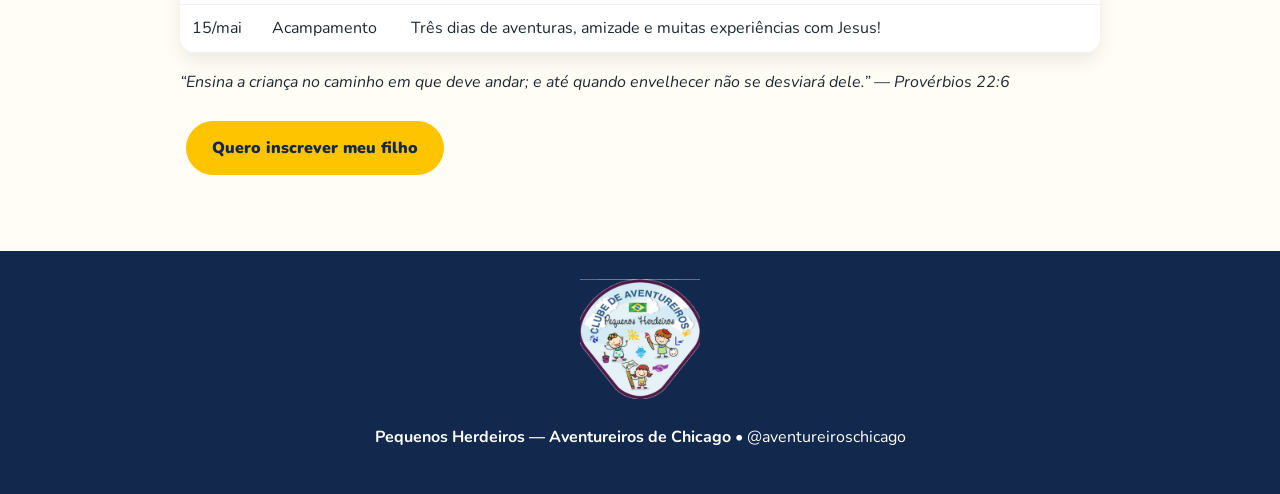
<file: calendario.html>
<!DOCTYPE html>
<html lang="pt-BR">
<head>
<meta charset="utf-8"><meta name="viewport" content="width=device-width, initial-scale=1">
<title>Calendário — Pequenos Herdeiros Chicago</title>
<link href="https://fonts.googleapis.com/css2?family=Baloo+2:wght@600;800&family=Nunito:wght@400;700;900&display=swap" rel="stylesheet">
<link rel="stylesheet" href="style.css">
</head>
<body>
<header>
<a class="logo" href="index.html"><img src="assets/logo.png" alt="Logo Pequenos Herdeiros"> Pequenos Herdeiros</a>
<nav><a href="index.html">Início</a><a href="sobre.html">Sobre</a><a class="active" href="calendario.html">Calendário</a><a href="descubra.html">Descubra a classe</a><a href="lenco-uniforme.html">Lenço e uniforme</a><a href="inscricao.html">Inscrição</a><a href="contato.html">Contato</a></nav>
</header>
<main>
<section>
<h2>Dias de clube </h2>
<p>Os encontros regulares seguem este calendário, a cada duas semanas, sempre às 11:30h, em 1032 Maple Ave, Downers Grove, IL 60515, na capela dentro da igreja Metodista. Atividades extracurriculares podem ser incluídas e avisadas caso a caso.</p>
<p class="en"><strong>Not every Saturday.</strong> Regular meetings follow this calendar, every two weeks, always at 11:30am, same address.</p>
<h3>My God — Aprendendo, brincando e crescendo com Jesus!</h3>
<table><tr><th>Data</th><th>Little Lamb</th><th>Eager Beaver</th><th>Sun Beam</th></tr>
<tr><td>05/set</td><td>Wooly Lamb</td><td>Beavers</td><td>Creation Award</td></tr>
<tr><td>19/set</td><td>Little boy Jesus</td><td>Bible Friends</td><td>Friend of Jesus</td></tr>
<tr><td>03/out</td><td>Lost and Found</td><td>God's World</td><td>Made by God</td></tr>
<tr><td>17/out</td><td colspan="3">Multilevel</td></tr></table>
<h3>My Family</h3>
<table><tr><th>Data</th><th>Little Lamb</th><th>Eager Beaver</th><th>Sun Beam</th></tr>
<tr><td>07/nov</td><td>Special Helper</td><td>Pets</td><td>Road Safety</td></tr>
<tr><td>21/nov</td><td>Healthy Me</td><td>Helping at Home</td><td>I have a family</td></tr>
<tr><td>05/dez</td><td>Family Fun</td><td>Fire Safety</td><td>Family members care for each other</td></tr>
<tr><td>19/dez</td><td colspan="3">Festa de Confraternização | Amigo Secreto</td></tr></table>
<h3>My World</h3>
<table><tr><th>Data</th><th>Little Lamb</th><th>Eager Beaver</th><th>Sun Beam</th></tr>
<tr><td>02/jan</td><td>Insects</td><td>Scavenger Hunt</td><td>Acts of Kindness</td></tr>
<tr><td>16/jan</td><td>My friend Jesus</td><td>Animals</td><td>Courtesy</td></tr>
<tr><td>06/fev</td><td>Music</td><td>Playing with Friends</td><td>Seasons</td></tr>
<tr><td>20/fev</td><td colspan="3">Multilevel</td></tr></table>
<h3>My Self</h3>
<table><tr><th>Data</th><th>Little Lamb</th><th>Eager Beaver</th><th>Sun Beam</th></tr>
<tr><td>06/mar</td><td>Sharing</td><td>Alphabet Fun</td><td>Handicraft</td></tr>
<tr><td>20/mar</td><td>Healthy Foods</td><td>Know your body</td><td>Cooking Fun</td></tr>
<tr><td>03/abr</td><td>Finger Play</td><td>Shapes &amp; Sizes</td><td>My Senses</td></tr>
<tr><td>10/abr</td><td colspan="3">Multilevel</td></tr></table>
<h3>Eventos especiais — Maio</h3>
<table><tr><th>Data</th><th>Evento</th><th>Detalhe</th></tr>
<tr><td>01/mai</td><td>Investidura</td><td>Um dia muito especial para celebrar conquistas, compromisso e crescimento espiritual!</td></tr>
<tr><td>15/mai</td><td>Acampamento</td><td>Três dias de aventuras, amizade e muitas experiências com Jesus!</td></tr></table>
<p><em>“Ensina a criança no caminho em que deve andar; e até quando envelhecer não se desviará dele.” — Provérbios 22:6</em></p>

<a class="btn" href="inscricao.html">Quero inscrever meu filho</a>
</section>
</main>
<footer><img src="assets/logo.png" alt="Logo Pequenos Herdeiros"><p><strong>Pequenos Herdeiros — Aventureiros de Chicago</strong> • @aventureiroschicago</p></footer>
</body>
</html>
</file>
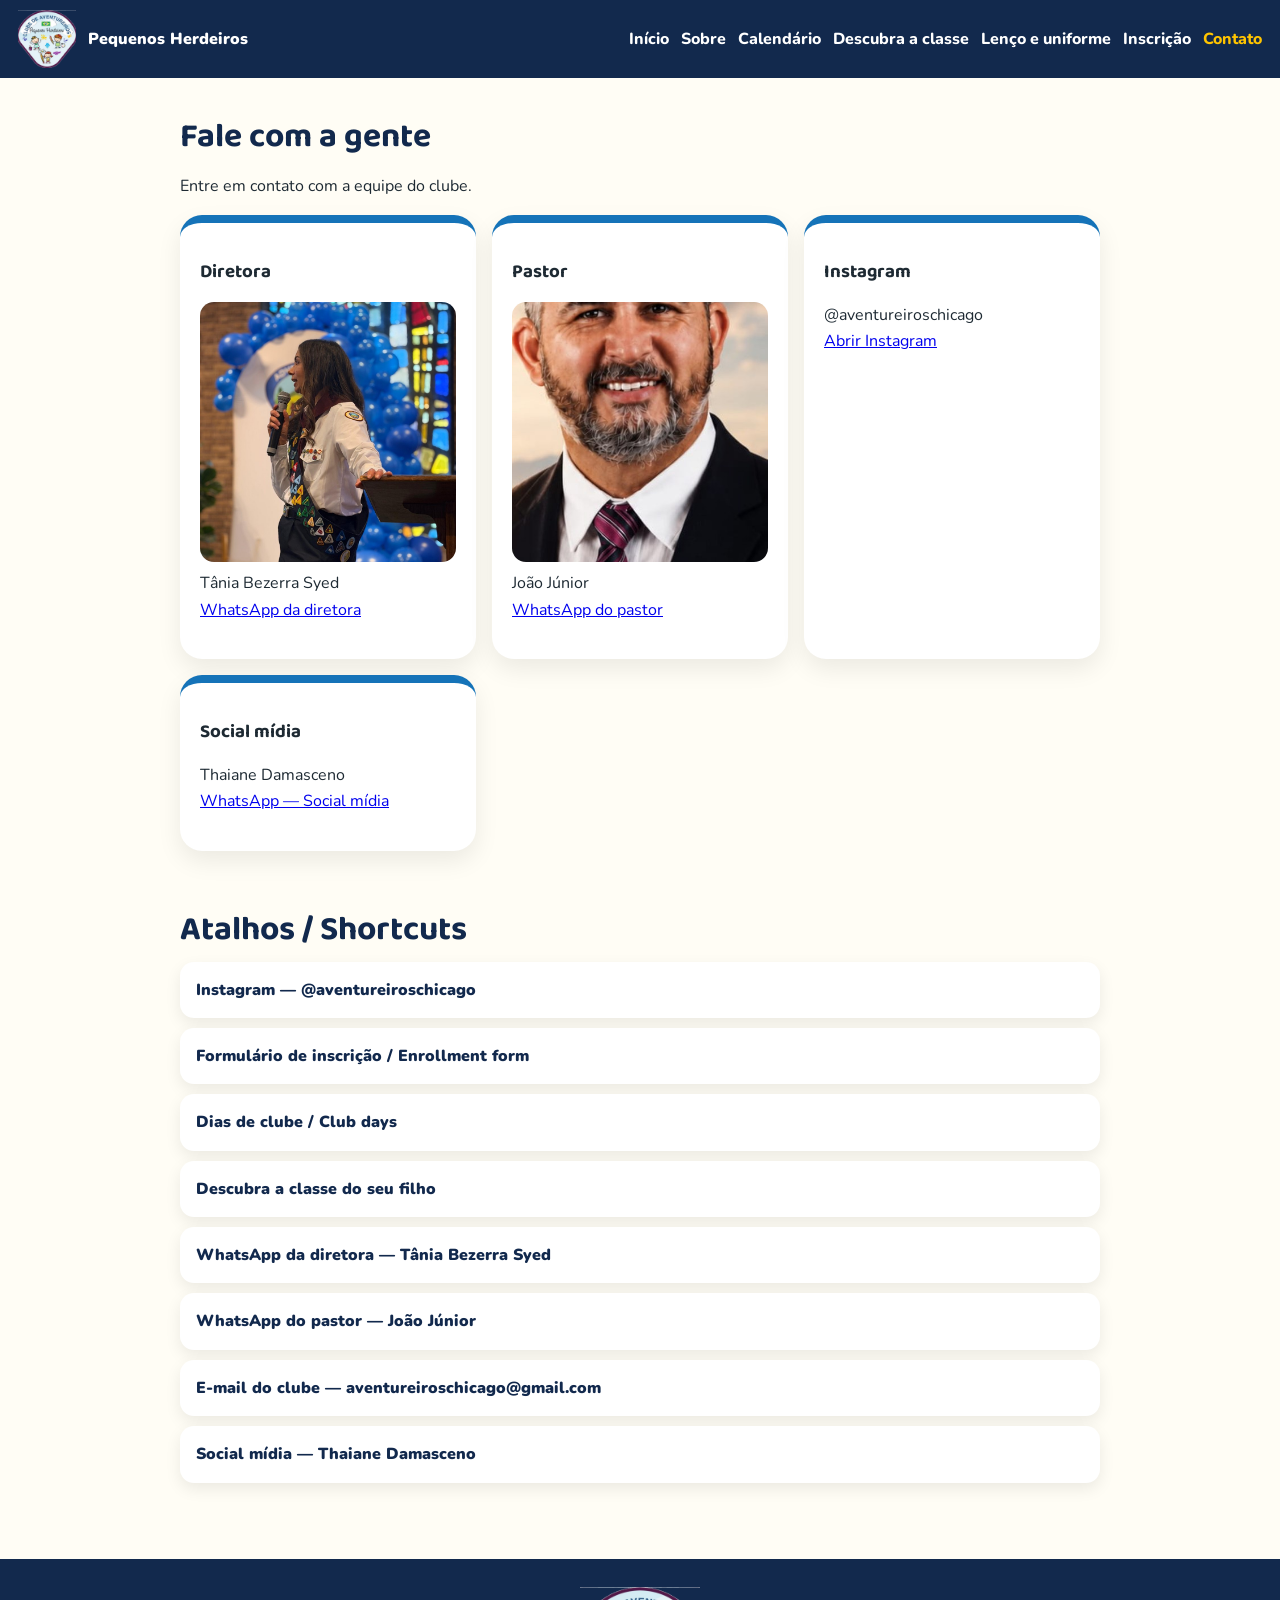
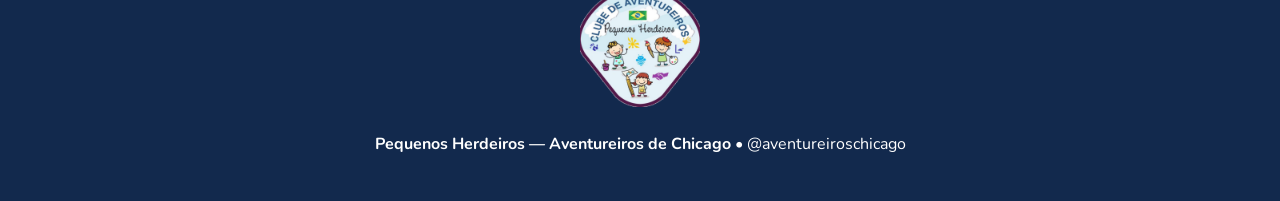
<file: contato.html>
<!DOCTYPE html>
<html lang="pt-BR">
<head>
<meta charset="utf-8"><meta name="viewport" content="width=device-width, initial-scale=1">
<title>Contato — Pequenos Herdeiros Chicago</title>
<link href="https://fonts.googleapis.com/css2?family=Baloo+2:wght@600;800&family=Nunito:wght@400;700;900&display=swap" rel="stylesheet">
<link rel="stylesheet" href="style.css">
</head>
<body>
<header>
<a class="logo" href="index.html"><img src="assets/logo.png" alt="Logo Pequenos Herdeiros"> Pequenos Herdeiros</a>
<nav><a href="index.html">Início</a><a href="sobre.html">Sobre</a><a href="calendario.html">Calendário</a><a href="descubra.html">Descubra a classe</a><a href="lenco-uniforme.html">Lenço e uniforme</a><a href="inscricao.html">Inscrição</a><a class="active" href="contato.html">Contato</a></nav>
</header>
<main>
<section>
<h2>Fale com a gente </h2>
<p>Entre em contato com a equipe do clube.</p>
<div class="cards">
<div class="card"><h3> Diretora</h3><p><img src="assets/diretora.jpg" alt="Diretora Tânia Bezerra Syed, de uniforme de Aventureiros">Tânia Bezerra Syed<br><a href="https://wa.me/16303291712" target="_blank" rel="noopener">WhatsApp da diretora</a></p></div>
<div class="card"><h3> Pastor</h3><p><img src="assets/pastor-solo.jpg" alt="Pastor João Júnior">João Júnior<br><a href="https://wa.me/16302971997" target="_blank" rel="noopener">WhatsApp do pastor</a></p></div>
<div class="card"><h3> Instagram</h3><p>@aventureiroschicago<br><a href="https://www.instagram.com/aventureiroschicago/" target="_blank" rel="noopener">Abrir Instagram</a></p></div>
<div class="card"><h3> Social mídia</h3><p>Thaiane Damasceno<br><a href="https://wa.me/13316007040" target="_blank" rel="noopener">WhatsApp — Social mídia</a></p></div>
</div>
</section>
<section>
<h2>Atalhos / Shortcuts </h2>
<div class="links">
<a href="https://www.instagram.com/aventureiroschicago/" target="_blank" rel="noopener"> Instagram — @aventureiroschicago</a>
<a href="inscricao.html"> Formulário de inscrição / Enrollment form</a>
<a href="calendario.html"> Dias de clube / Club days</a>
<a href="descubra.html"> Descubra a classe do seu filho</a>
<a href="https://wa.me/16303291712" target="_blank" rel="noopener"> WhatsApp da diretora — Tânia Bezerra Syed</a>
<a href="https://wa.me/16302971997" target="_blank" rel="noopener"> WhatsApp do pastor — João Júnior</a>
<a href="mailto:aventureiroschicago@gmail.com"> E-mail do clube — aventureiroschicago@gmail.com</a>
<a href="https://wa.me/13316007040" target="_blank" rel="noopener"> Social mídia — Thaiane Damasceno</a>
</div>
</section>
</main>
<footer><img src="assets/logo.png" alt="Logo Pequenos Herdeiros"><p><strong>Pequenos Herdeiros — Aventureiros de Chicago</strong> • @aventureiroschicago</p></footer>
</body>
</html>
</file>
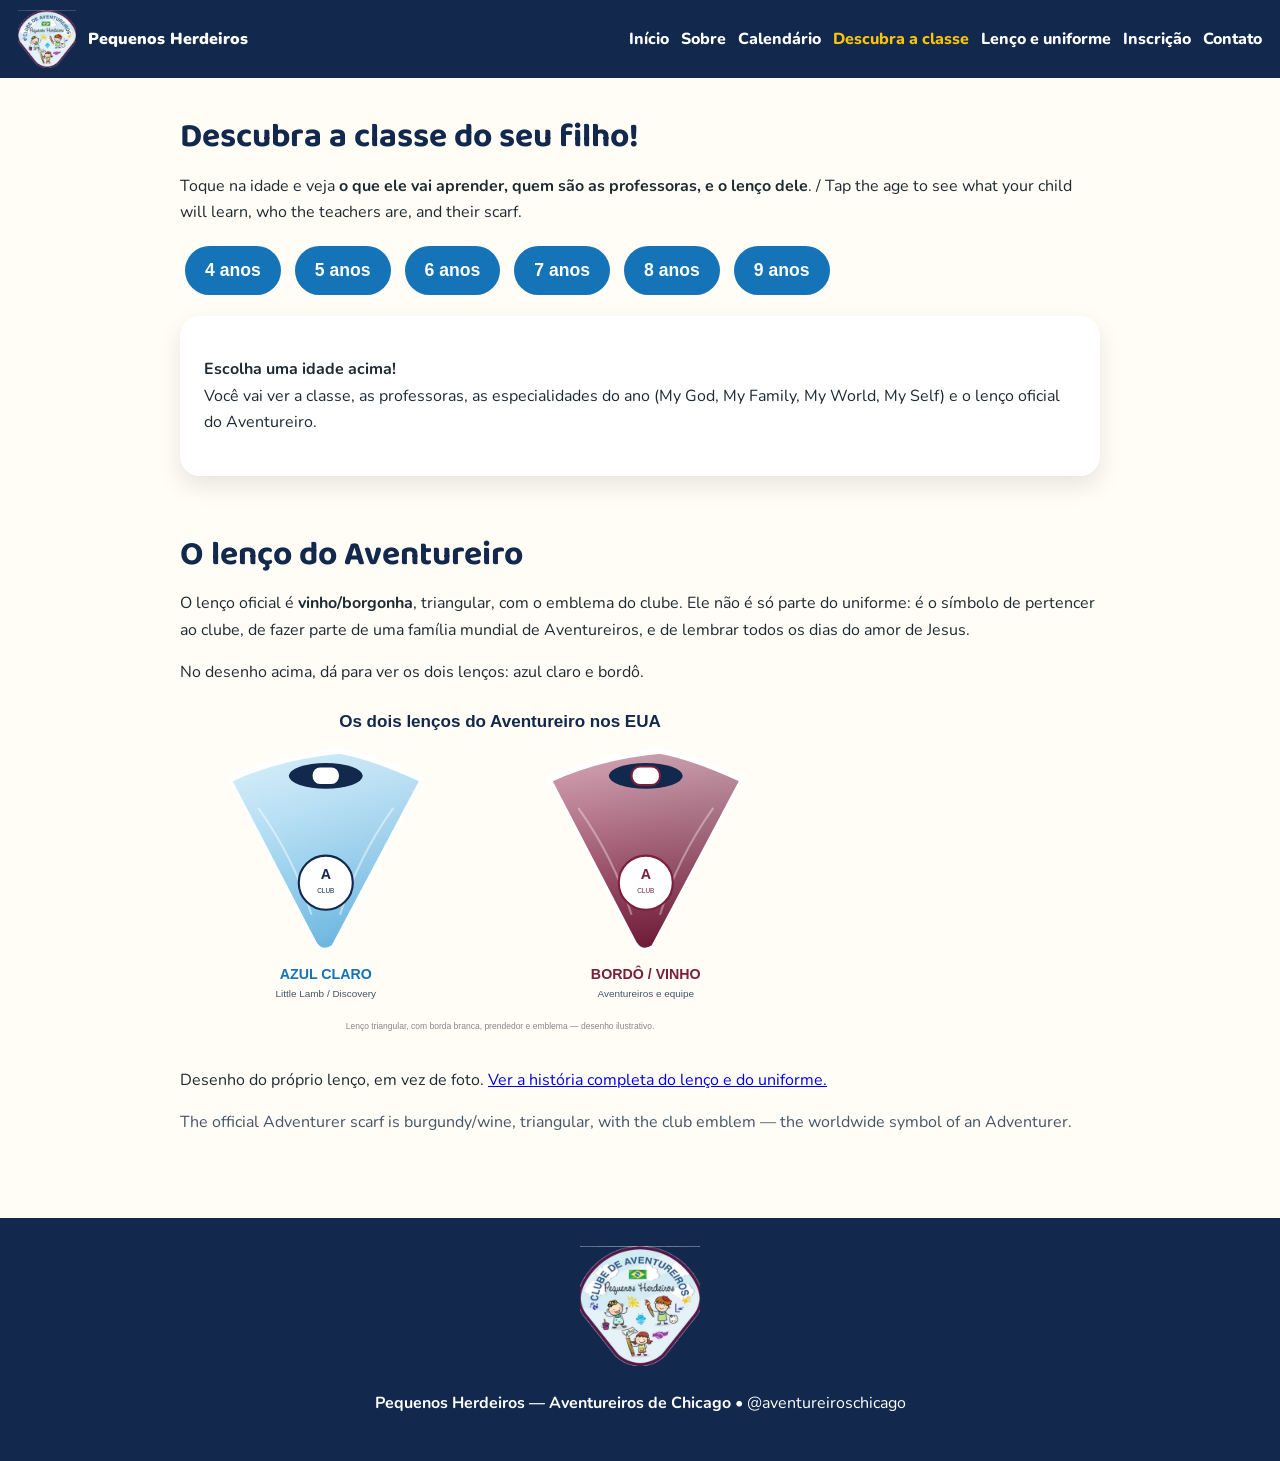
<file: descubra.html>
<!DOCTYPE html>
<html lang="pt-BR">
<head>
<meta charset="utf-8"><meta name="viewport" content="width=device-width, initial-scale=1">
<title>Descubra a classe do seu filho — Pequenos Herdeiros Chicago</title>
<link href="https://fonts.googleapis.com/css2?family=Baloo+2:wght@600;800&family=Nunito:wght@400;700;900&display=swap" rel="stylesheet">
<link rel="stylesheet" href="style.css">
<style>.age button{border:0;background:var(--blue);color:#fff;font-weight:900;padding:14px 20px;border-radius:999px;margin:5px;cursor:pointer;font-size:1.1rem}.age button:hover{background:var(--pink)}#ageResult{background:#fff;border-radius:20px;padding:24px;box-shadow:0 10px 24px rgba(0,0,0,.1);margin-top:16px}</style>
</head>
<body>
<header>
<a class="logo" href="index.html"><img src="assets/logo.png" alt="Logo Pequenos Herdeiros"> Pequenos Herdeiros</a>
<nav><a href="index.html">Início</a><a href="sobre.html">Sobre</a><a href="calendario.html">Calendário</a><a class="active" href="descubra.html">Descubra a classe</a><a href="lenco-uniforme.html">Lenço e uniforme</a><a href="inscricao.html">Inscrição</a><a href="contato.html">Contato</a></nav>
</header>
<main>
<section>
<h2>Descubra a classe do seu filho! </h2>
<p>Toque na idade e veja <strong>o que ele vai aprender, quem são as professoras, e o lenço dele</strong>. / Tap the age to see what your child will learn, who the teachers are, and their scarf.</p>
<div class="age">
<button onclick="showClass(4)">4 anos</button>
<button onclick="showClass(5)">5 anos</button>
<button onclick="showClass(6)">6 anos</button>
<button onclick="showClass(7)">7 anos</button>
<button onclick="showClass(8)">8 anos</button>
<button onclick="showClass(9)">9 anos</button>
</div>
<div id="ageResult">
<p><strong>Escolha uma idade acima!</strong><br>Você vai ver a classe, as professoras, as especialidades do ano (My God, My Family, My World, My Self) e o lenço oficial do Aventureiro.</p>
</div>
<script>
var classes={
4:{nome:"Little Lamb — 4 anos",lenco:"Azul claro",prof:"Thaiane e Talita",apoio:"Apoio: Muriel",god:"Wooly Lamb • Little boy Jesus • Lost and Found",fam:"Special Helper • Healthy Me • Family Fun",world:"Insects • My friend Jesus • Music",self:"Sharing • Healthy Foods • Finger Play"},
5:{nome:"Eager Beaver — 5 anos",lenco:"Bordô / vinho (com prendedor do clube)",prof:"Lays e Neuziane",apoio:"Apoio: Fabiana",god:"Beavers • Bible Friends • God's World",fam:"Pets • Helping at Home • Fire Safety",world:"Scavenger Hunt • Animals • Playing with Friends",self:"Alphabet Fun • Know your body • Shapes & Sizes"},
6:{nome:"Busy Bee — 6 anos",lenco:"Bordô / vinho (com prendedor do clube)",prof:"Cleyde e Tânia",apoio:"No calendário atual, Busy Bee participa dos dias Multilevel, com Jader e João",god:"My God",fam:"My Family",world:"My World",self:"My Self"},
7:{nome:"Sun Beam — 7 anos",lenco:"Bordô / vinho (com prendedor do clube)",prof:"Maru e Fernanda",apoio:"Apoio: Cleide",god:"Creation Award • Friend of Jesus • Made by God",fam:"Road Safety • I have a family • Family members care for each other",world:"Acts of Kindness • Courtesy • Seasons",self:"Handicraft • Cooking Fun • My Senses"},
8:{nome:"Builder — 8 anos",lenco:"Bordô / vinho (com prendedor do clube)",prof:"A confirmar com a diretora",apoio:"No calendário atual, Builder participa dos dias Multilevel, com Jader e João",god:"My God",fam:"My Family",world:"My World",self:"My Self"},
9:{nome:"Helping Hand — 9 anos",lenco:"Bordô / vinho (com prendedor do clube)",prof:"Joyle",apoio:"No calendário atual, Helping Hand participa dos dias Multilevel, com Jader e João",god:"My God",fam:"My Family",world:"My World",self:"My Self"}
};
function showClass(age){
var c=classes[age];
document.getElementById("ageResult").innerHTML=
"<h3> "+c.nome+"</h3>"+
"<p><strong> Professoras:</strong> "+c.prof+"<br>"+c.apoio+"<br><em>Equipe informada no grupo do clube em 15 de agosto de 2026. Em dias Multilevel, a turma é com Jader e João.</em></p>"+
"<p><strong>Seu lenço:</strong> "+c.lenco+" — no formato triangular, com borda branca, prendedor e emblema.</p><img src='assets/lencos.svg' alt='Desenho dos dois lenços do Aventureiro, azul claro e bordô, em formato triangular' style='width:100%;max-width:560px;border-radius:16px'>"+
"<p><strong> O que seu filho vai aprender neste ano:</strong></p>"+
(c.god==="My God" ? "<p>Temas do ano: <strong>My God, My Family, My World, My Self</strong> — as especialidades específicas desta classe são confirmadas pela diretora na inscrição, pois o calendário atual do clube lista as especialidades nas colunas Little Lamb, Eager Beaver e Sun Beam, e reúne as demais turmas nos dias Multilevel.</p>" : "<ul><li><strong>My God:</strong> "+c.god+"</li><li><strong>My Family:</strong> "+c.fam+"</li><li><strong>My World:</strong> "+c.world+"</li><li><strong>My Self:</strong> "+c.self+"</li></ul>") +
"<p>Cada especialidade vira uma insígnia na faixa do uniforme — uma conquista de verdade, celebrada na Investidura.</p>"+
"<p><strong> O lenço dele:</strong> aqui nos EUA são dois: azul claro para Little Lamb / Discovery, e bordô / vinho para os Aventureiros, em formato triangular, com o emblema do clube. O bordô representa a realeza, filhos do Rei, e o sangue de Jesus para salvar cada criança e toda a família. <a href='lenco-uniforme.html'>Ver a história do lenço e do uniforme.</a></p>"+
"<p><strong> Próximo encontro no calendário:</strong> 7 de novembro, 11:30h, 1032 Maple Ave, Downers Grove, IL 60515.</p>"+
"<p><a class='btn btn-green' href='inscricao.html'>Quero inscrever meu filho nesta classe </a></p>";
}
</script>
</section>
<section>
<h2>O lenço do Aventureiro </h2>
<p>O lenço oficial é <strong>vinho/borgonha</strong>, triangular, com o emblema do clube. Ele não é só parte do uniforme: é o símbolo de pertencer ao clube, de fazer parte de uma família mundial de Aventureiros, e de lembrar todos os dias do amor de Jesus.</p>
<p>No desenho acima, dá para ver os dois lenços: azul claro e bordô.</p>
<img src="assets/lencos.svg" alt="Desenho dos dois lenços do Aventureiro nos EUA: azul claro e bordô" style="width:100%;max-width:640px;border-radius:20px">
<p>Desenho do próprio lenço, em vez de foto. <a href="lenco-uniforme.html">Ver a história completa do lenço e do uniforme.</a></p>
<p class="en">The official Adventurer scarf is burgundy/wine, triangular, with the club emblem — the worldwide symbol of an Adventurer.</p>
</section>
</main>
<footer><img src="assets/logo.png" alt="Logo Pequenos Herdeiros"><p><strong>Pequenos Herdeiros — Aventureiros de Chicago</strong> • @aventureiroschicago</p></footer>
</body>
</html>
</file>
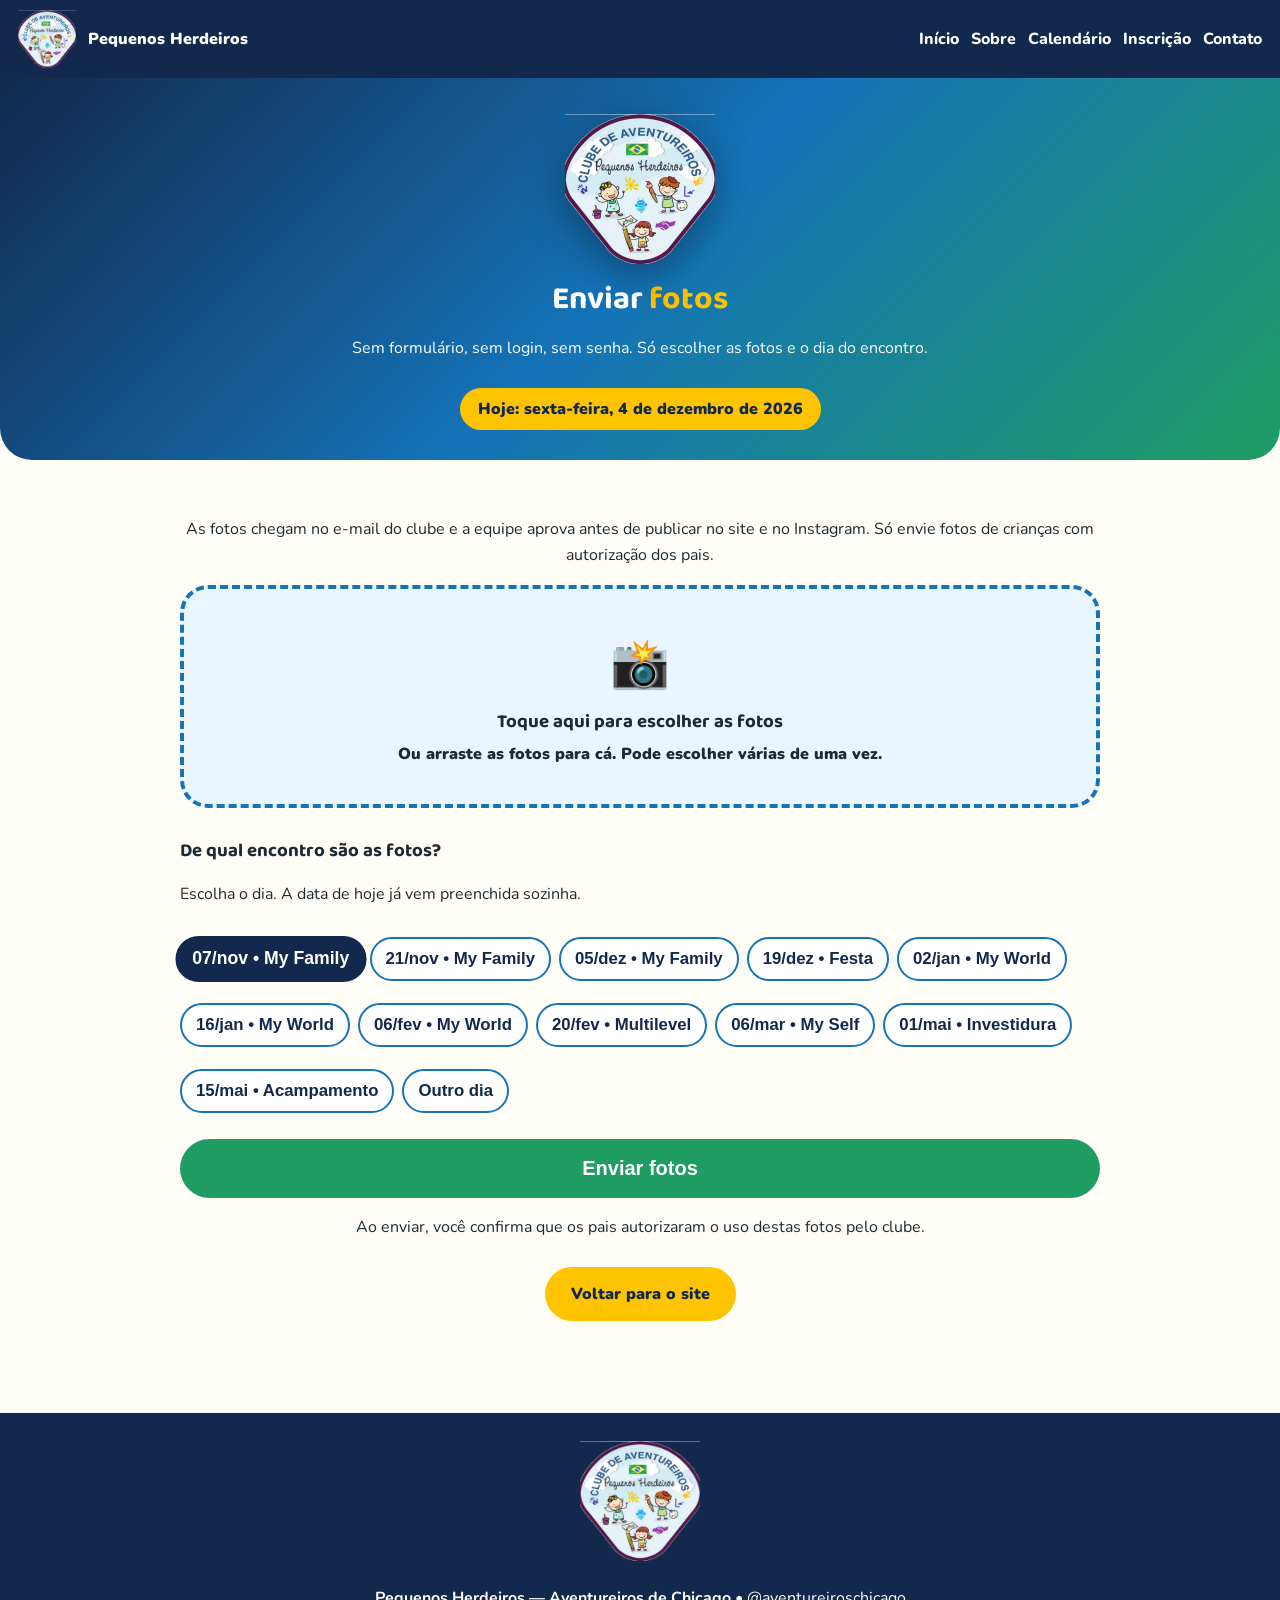
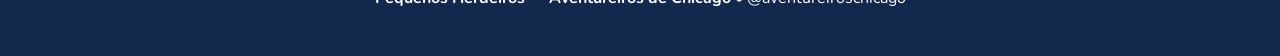
<file: enviar-fotos.html>
<!DOCTYPE html>
<html lang="pt-BR">
<head>
<meta charset="utf-8"><meta name="viewport" content="width=device-width, initial-scale=1">
<title>Enviar fotos — Pequenos Herdeiros Chicago</title>
<link href="https://fonts.googleapis.com/css2?family=Baloo+2:wght@600;800&family=Nunito:wght@400;700;900&display=swap" rel="stylesheet">
<link rel="stylesheet" href="style.css">
<style>
@keyframes floaty{0%,100%{transform:translateY(0)}50%{transform:translateY(-10px)}}
@keyframes fadeUp{from{opacity:0;transform:translateY(16px)}to{opacity:1;transform:translateY(0)}}
@keyframes pop{0%{transform:scale(.96)}60%{transform:scale(1.02)}100%{transform:scale(1)}}
@keyframes wiggle{0%,100%{transform:rotate(-1deg)}50%{transform:rotate(1deg)}}
.hero-fotos{background:linear-gradient(135deg,#12294d,#1573b8,#1f9d63);color:#fff;text-align:center;padding:36px 20px 30px;border-radius:0 0 32px 32px;animation:fadeUp .5s ease both}
.hero-fotos img{width:150px;animation:floaty 3s ease-in-out infinite;filter:drop-shadow(0 12px 20px rgba(0,0,0,.35))}
.hero-fotos h1{color:#fff;margin:10px 0 4px}
.hero-fotos h1 em{color:#ffc400;font-style:normal}
.date-pill{display:inline-block;background:#ffc400;color:#12294d;padding:8px 18px;border-radius:999px;font-weight:900;margin-top:10px;animation:pop .5s ease both}
.drop{border:4px dashed #1573b8;border-radius:28px;padding:36px 20px;text-align:center;background:#eaf6ff;cursor:pointer;transition:transform .2s,background .2s;animation:fadeUp .6s ease both}
.drop:hover,.drop.over{transform:scale(1.02);background:#fff3cd;border-color:#ffc400}
.drop .big{font-size:3rem;animation:wiggle 2.5s ease-in-out infinite}
.drop input{display:none}
.pills{display:flex;gap:8px;flex-wrap:wrap;margin:12px 0}
.pill-btn{background:#fff;border:2px solid #1573b8;color:#12294d;padding:10px 14px;border-radius:999px;font-weight:900;cursor:pointer;transition:transform .15s}
.pill-btn:hover{transform:translateY(-2px)}
.pill-btn.active{background:#12294d;color:#fff;border-color:#12294d;transform:scale(1.05)}
.thumbs{display:grid;grid-template-columns:repeat(auto-fit,minmax(120px,1fr));gap:10px;margin-top:14px}
.thumbs img{width:100%;height:140px;object-fit:cover;border-radius:16px;animation:pop .3s ease both}
.send-btn{width:100%;font-size:1.25rem;padding:18px;border-radius:999px;animation:fadeUp .7s ease both}
.send-btn:disabled{opacity:.55;cursor:not-allowed}
</style>
</head>
<body>
<header>
<a class="logo" href="index.html"><img src="assets/logo.png" alt="Logo Pequenos Herdeiros"> Pequenos Herdeiros</a>
<nav><a href="index.html">Início</a><a href="sobre.html">Sobre</a><a href="calendario.html">Calendário</a><a href="inscricao.html">Inscrição</a><a href="contato.html">Contato</a></nav>
</header>

<div class="hero-fotos">
<img src="assets/logo.png" alt="Logo Pequenos Herdeiros">
<h1>Enviar <em>fotos</em></h1>
<p>Sem formulário, sem login, sem senha. Só escolher as fotos e o dia do encontro.</p>
<span class="date-pill" id="today-pill">Hoje: …</span>
</div>

<main>
<section style="animation:fadeUp .6s ease both">
<p style="text-align:center">As fotos chegam no e-mail do clube e a equipe aprova antes de publicar no site e no Instagram. Só envie fotos de crianças com autorização dos pais.</p>

<form id="foto-form" action="https://formsubmit.co/aventureiroschicago@gmail.com" method="POST" enctype="multipart/form-data">
<input type="hidden" name="_subject" value="Novas fotos — Aventureiros de Chicago">
<input type="hidden" name="_template" value="table">
<input type="hidden" name="_captcha" value="false">
<input type="hidden" name="data_de_envio" id="data-envio">
<input type="hidden" name="dia_do_evento" id="dia-evento-hidden" value="07/nov — My Family">

<label class="drop" id="drop-zone">
<span class="big">📸</span>
<h3 style="margin:8px 0">Toque aqui para escolher as fotos</h3>
<p style="margin:0">Ou arraste as fotos para cá. Pode escolher várias de uma vez.</p>
<input type="file" id="foto-input" name="fotos" accept="image/*,video/*" multiple required>
</label>
<div class="thumbs" id="thumbs"></div>
<p id="count-text" style="text-align:center;font-weight:900"></p>

<h3>De qual encontro são as fotos?</h3>
<p class="small">Escolha o dia. A data de hoje já vem preenchida sozinha.</p>
<div class="pills" id="event-pills">
<button type="button" class="pill-btn active" data-event="07/nov — My Family">07/nov • My Family</button>
<button type="button" class="pill-btn" data-event="21/nov — My Family">21/nov • My Family</button>
<button type="button" class="pill-btn" data-event="05/dez — My Family">05/dez • My Family</button>
<button type="button" class="pill-btn" data-event="19/dez — Festa | Amigo Secreto">19/dez • Festa</button>
<button type="button" class="pill-btn" data-event="02/jan — My World">02/jan • My World</button>
<button type="button" class="pill-btn" data-event="16/jan — My World">16/jan • My World</button>
<button type="button" class="pill-btn" data-event="06/fev — My World">06/fev • My World</button>
<button type="button" class="pill-btn" data-event="20/fev — Multilevel">20/fev • Multilevel</button>
<button type="button" class="pill-btn" data-event="06/mar — My Self">06/mar • My Self</button>
<button type="button" class="pill-btn" data-event="01/mai — Investidura">01/mai • Investidura</button>
<button type="button" class="pill-btn" data-event="15/mai — Acampamento">15/mai • Acampamento</button>
<button type="button" class="pill-btn" data-event="Outro dia">Outro dia</button>
</div>
<div id="other-date" style="display:none">
<label>Qual dia foi?</label>
<input type="date" id="other-date-input">
</div>

<button class="send-btn" type="submit" id="send-btn" disabled>Enviar fotos</button>
<p class="small" style="text-align:center">Ao enviar, você confirma que os pais autorizaram o uso destas fotos pelo clube.</p>
</form>
<p style="text-align:center"><a class="btn" href="index.html">Voltar para o site</a></p>
</section>
</main>
<footer><img src="assets/logo.png" alt="Logo Pequenos Herdeiros"><p><strong>Pequenos Herdeiros — Aventureiros de Chicago</strong> • @aventureiroschicago</p></footer>

<script>
const today = new Date();
const todayText = today.toLocaleDateString('pt-BR', {weekday:'long', day:'numeric', month:'long', year:'numeric'});
document.getElementById('today-pill').textContent = 'Hoje: ' + todayText;
document.getElementById('data-envio').value = today.toISOString().slice(0,10);
const input = document.getElementById('foto-input');
const drop = document.getElementById('drop-zone');
const thumbs = document.getElementById('thumbs');
const countText = document.getElementById('count-text');
const sendBtn = document.getElementById('send-btn');
function showFiles(files){
  thumbs.innerHTML='';
  const list=[...files].filter(f=>f.type.startsWith('image/')||f.type.startsWith('video/'));
  countText.textContent = list.length ? list.length + (list.length===1?' foto escolhida':' fotos escolhidas') : '';
  sendBtn.disabled = !list.length;
  list.forEach(f=>{
    if(!f.type.startsWith('image/')) return;
    const r=new FileReader();
    r.onload=()=>{const im=document.createElement('img');im.src=r.result;im.alt=f.name;thumbs.appendChild(im);};
    r.readAsDataURL(f);
  });
}
input.addEventListener('change',()=>showFiles(input.files));
['dragover','dragenter'].forEach(ev=>drop.addEventListener(ev,e=>{e.preventDefault();drop.classList.add('over');}));
['dragleave','drop'].forEach(ev=>drop.addEventListener(ev,e=>{e.preventDefault();drop.classList.remove('over');}));
drop.addEventListener('drop',e=>{input.files=e.dataTransfer.files;showFiles(input.files);});
document.querySelectorAll('.pill-btn').forEach(btn=>{
  btn.addEventListener('click',()=>{
    document.querySelectorAll('.pill-btn').forEach(b=>b.classList.remove('active'));
    btn.classList.add('active');
    const other = btn.dataset.event==='Outro dia';
    document.getElementById('other-date').style.display = other ? 'block':'none';
    document.getElementById('dia-evento-hidden').value = other ? '' : btn.dataset.event;
  });
});
document.getElementById('other-date-input').addEventListener('change',e=>{
  document.getElementById('dia-evento-hidden').value = 'Outro dia: ' + e.target.value;
});
document.getElementById('foto-form').addEventListener('submit',()=>{
  sendBtn.textContent='Enviando…'; sendBtn.disabled=true;
});
</script>
</body>
</html>
</file>
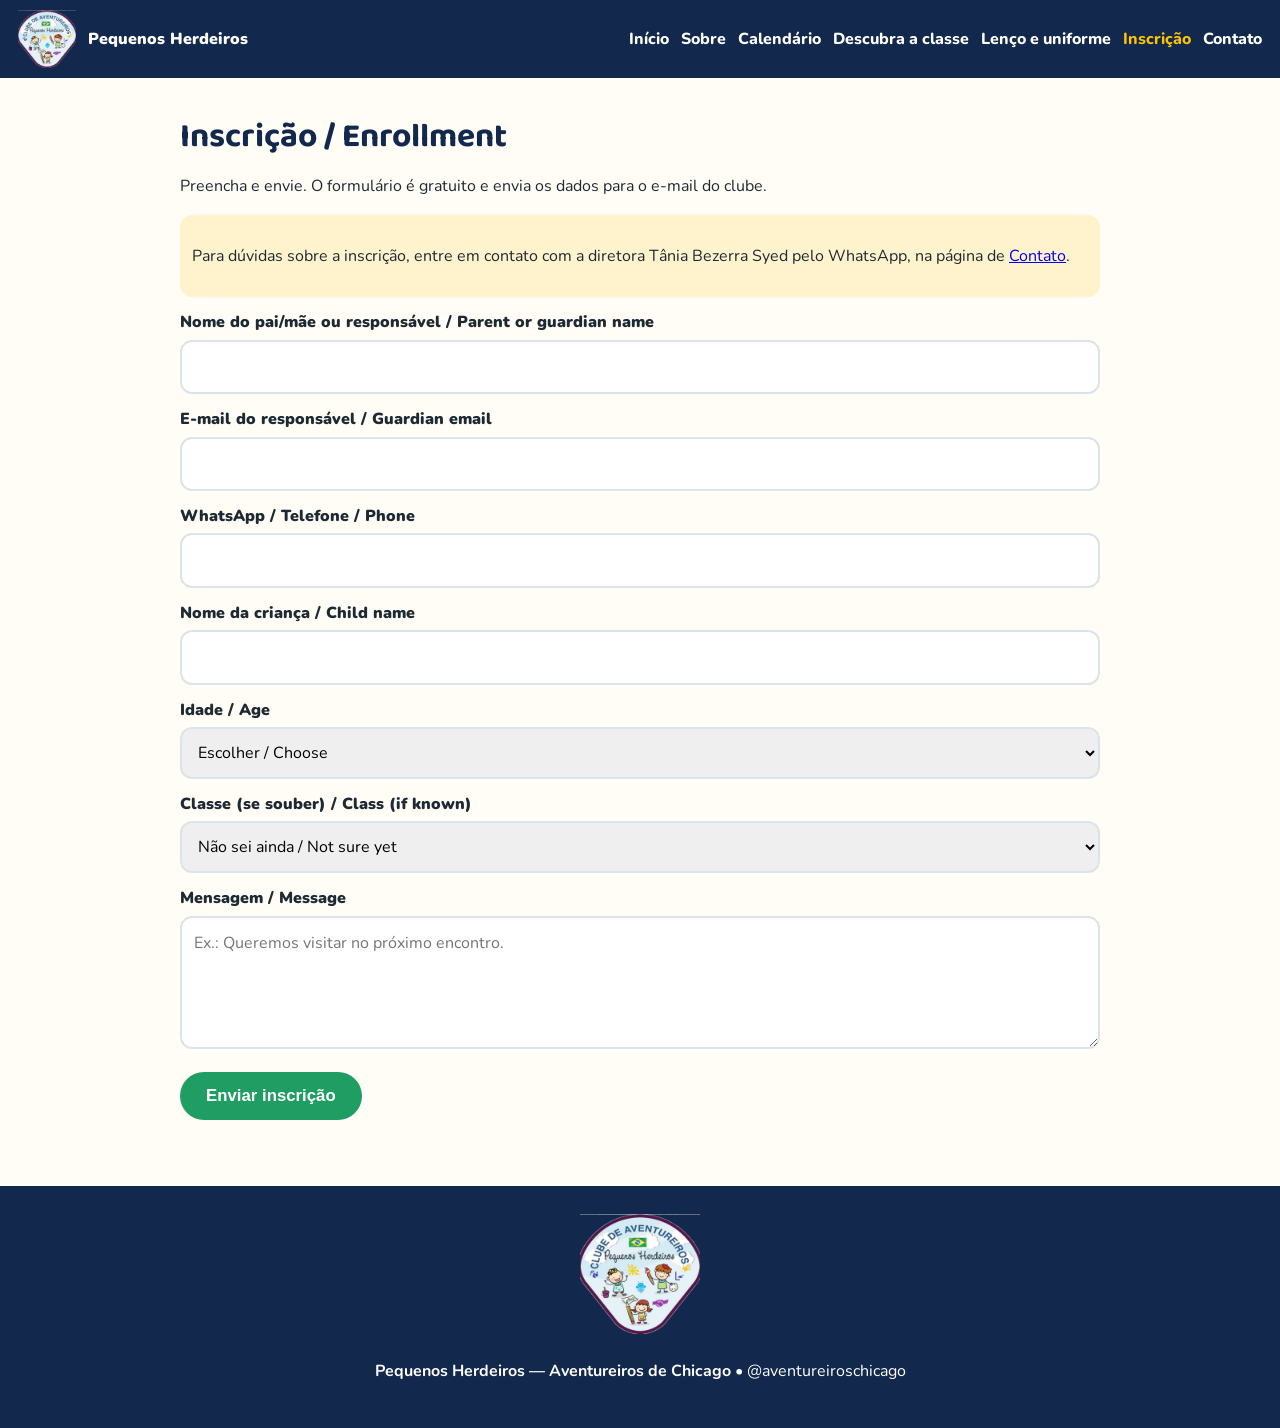
<file: inscricao.html>
<!DOCTYPE html>
<html lang="pt-BR">
<head>
<meta charset="utf-8"><meta name="viewport" content="width=device-width, initial-scale=1">
<title>Inscrição — Pequenos Herdeiros Chicago</title>
<link href="https://fonts.googleapis.com/css2?family=Baloo+2:wght@600;800&family=Nunito:wght@400;700;900&display=swap" rel="stylesheet">
<link rel="stylesheet" href="style.css">
</head>
<body>
<header>
<a class="logo" href="index.html"><img src="assets/logo.png" alt="Logo Pequenos Herdeiros"> Pequenos Herdeiros</a>
<nav><a href="index.html">Início</a><a href="sobre.html">Sobre</a><a href="calendario.html">Calendário</a><a href="descubra.html">Descubra a classe</a><a href="lenco-uniforme.html">Lenço e uniforme</a><a class="active" href="inscricao.html">Inscrição</a><a href="contato.html">Contato</a></nav>
</header>
<main>
<section>
<h2>Inscrição / Enrollment </h2>
<p>Preencha e envie. O formulário é gratuito e envia os dados para o e-mail do clube.</p>
<div class="note"><p>Para dúvidas sobre a inscrição, entre em contato com a diretora Tânia Bezerra Syed pelo WhatsApp, na página de <a href="contato.html">Contato</a>.</p></div>
<form action="https://formsubmit.co/aventureiroschicago@gmail.com" method="POST">
<input type="hidden" name="_subject" value="Nova inscrição — Aventureiros de Chicago">
<input type="hidden" name="_template" value="table">
<input type="hidden" name="_captcha" value="false">
<label>Nome do pai/mãe ou responsável / Parent or guardian name</label><input name="responsavel" required>
<label>E-mail do responsável / Guardian email</label><input type="email" name="email" required>
<label>WhatsApp / Telefone / Phone</label><input name="telefone">
<label>Nome da criança / Child name</label><input name="crianca" required>
<label>Idade / Age</label><select name="idade" required><option value="">Escolher / Choose</option><option>4</option><option>5</option><option>6</option><option>7</option><option>8</option><option>9</option></select>
<label>Classe (se souber) / Class (if known)</label><select name="classe"><option value="">Não sei ainda / Not sure yet</option><option>Little Lamb — 4 anos</option><option>Eager Beaver — 5 anos</option><option>Busy Bee — 6 anos</option><option>Sun Beam — 7 anos</option><option>Builder — 8 anos</option><option>Helping Hand — 9 anos</option><option>Multilevel</option></select>
<label>Mensagem / Message</label><textarea name="mensagem" rows="4" placeholder="Ex.: Queremos visitar no próximo encontro."></textarea>
<button type="submit">Enviar inscrição </button>
</form>
</section>
</main>
<footer><img src="assets/logo.png" alt="Logo Pequenos Herdeiros"><p><strong>Pequenos Herdeiros — Aventureiros de Chicago</strong> • @aventureiroschicago</p></footer>
</body>
</html>
</file>
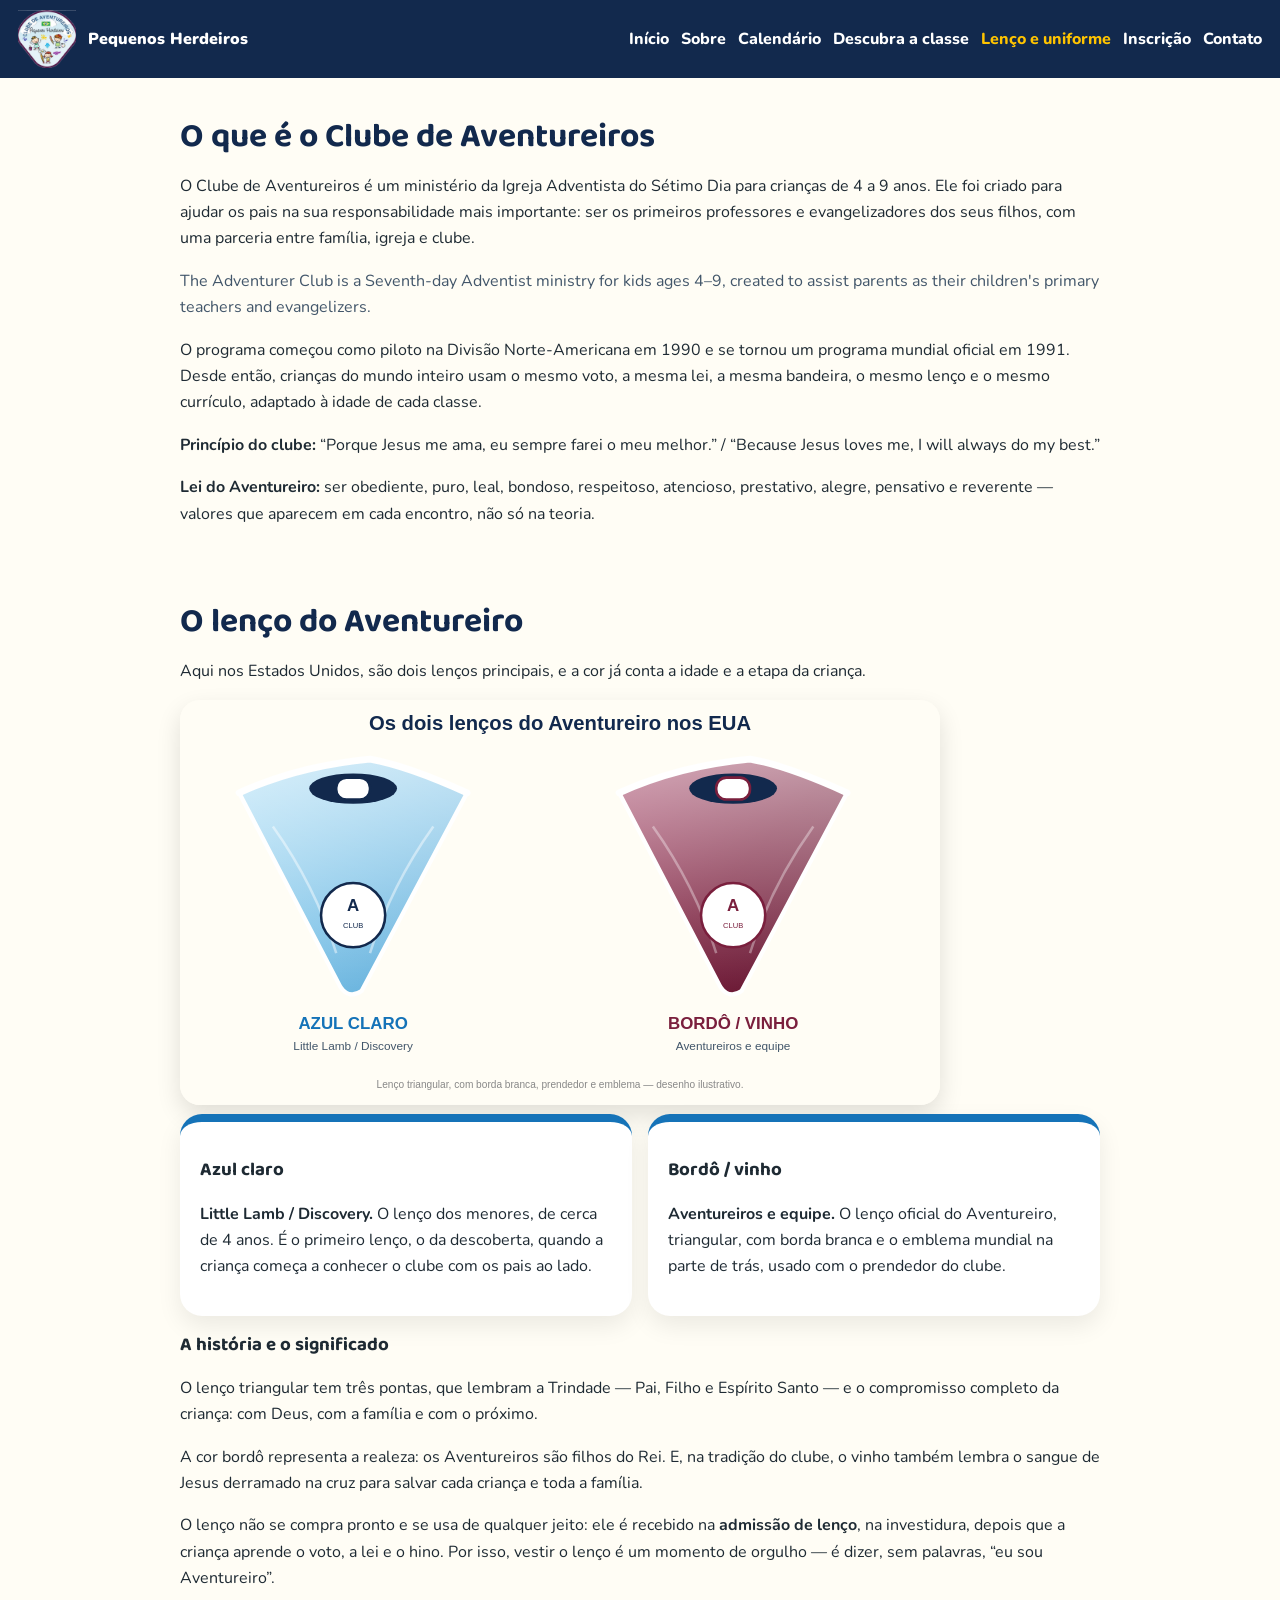
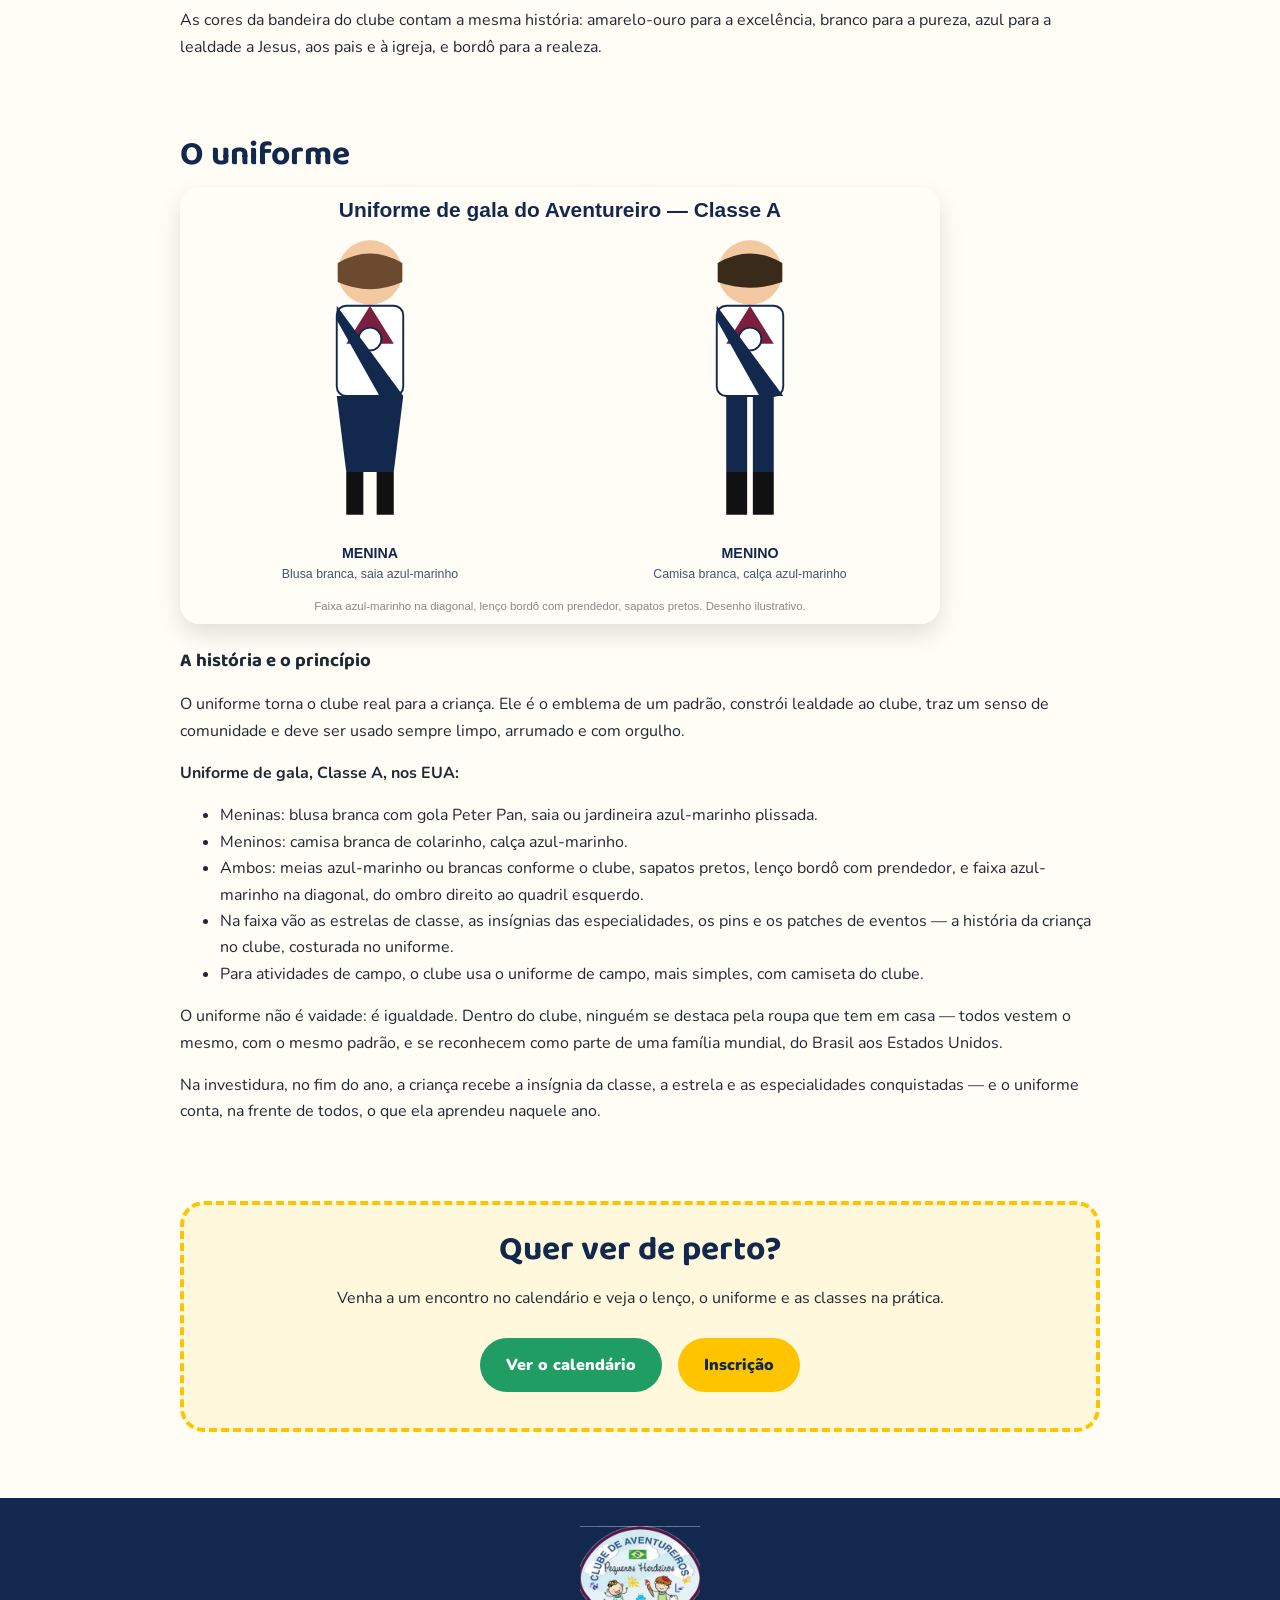
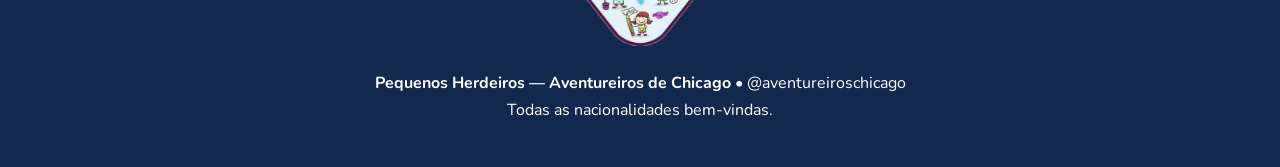
<file: lenco-uniforme.html>
<!DOCTYPE html>
<html lang="pt-BR">
<head>
<meta charset="utf-8"><meta name="viewport" content="width=device-width, initial-scale=1">
<title>Lenço e uniforme — Pequenos Herdeiros Chicago</title>
<link href="https://fonts.googleapis.com/css2?family=Baloo+2:wght@600;800&family=Nunito:wght@400;700;900&display=swap" rel="stylesheet">
<link rel="stylesheet" href="style.css">
</head>
<body>
<header>
<a class="logo" href="index.html"><img src="assets/logo.png" alt="Logo Pequenos Herdeiros"> Pequenos Herdeiros</a>
<nav><a href="index.html">Início</a><a href="sobre.html">Sobre</a><a href="calendario.html">Calendário</a><a href="descubra.html">Descubra a classe</a><a class="active" href="lenco-uniforme.html">Lenço e uniforme</a><a href="inscricao.html">Inscrição</a><a href="contato.html">Contato</a></nav>
</header>
<main>
<section>
<h2>O que é o Clube de Aventureiros</h2>
<p>O Clube de Aventureiros é um ministério da Igreja Adventista do Sétimo Dia para crianças de 4 a 9 anos. Ele foi criado para ajudar os pais na sua responsabilidade mais importante: ser os primeiros professores e evangelizadores dos seus filhos, com uma parceria entre família, igreja e clube.</p>
<p class="en">The Adventurer Club is a Seventh-day Adventist ministry for kids ages 4–9, created to assist parents as their children's primary teachers and evangelizers.</p>
<p>O programa começou como piloto na Divisão Norte-Americana em 1990 e se tornou um programa mundial oficial em 1991. Desde então, crianças do mundo inteiro usam o mesmo voto, a mesma lei, a mesma bandeira, o mesmo lenço e o mesmo currículo, adaptado à idade de cada classe.</p>
<p><strong>Princípio do clube:</strong> “Porque Jesus me ama, eu sempre farei o meu melhor.” / “Because Jesus loves me, I will always do my best.”</p>
<p><strong>Lei do Aventureiro:</strong> ser obediente, puro, leal, bondoso, respeitoso, atencioso, prestativo, alegre, pensativo e reverente — valores que aparecem em cada encontro, não só na teoria.</p>
</section>

<section>
<h2>O lenço do Aventureiro</h2>
<p>Aqui nos Estados Unidos, são dois lenços principais, e a cor já conta a idade e a etapa da criança.</p>
<img src="assets/lencos.svg" alt="Desenho dos dois lenços do Aventureiro nos EUA: azul claro e bordô" style="width:100%;max-width:760px;border-radius:20px;box-shadow:0 10px 24px rgba(0,0,0,.12)">
<div class="cards">
<div class="card"><h3>Azul claro</h3><p><strong>Little Lamb / Discovery.</strong> O lenço dos menores, de cerca de 4 anos. É o primeiro lenço, o da descoberta, quando a criança começa a conhecer o clube com os pais ao lado.</p></div>
<div class="card"><h3>Bordô / vinho</h3><p><strong>Aventureiros e equipe.</strong> O lenço oficial do Aventureiro, triangular, com borda branca e o emblema mundial na parte de trás, usado com o prendedor do clube.</p></div>
</div>
<h3>A história e o significado</h3>
<p>O lenço triangular tem três pontas, que lembram a Trindade — Pai, Filho e Espírito Santo — e o compromisso completo da criança: com Deus, com a família e com o próximo.</p>
<p>A cor bordô representa a realeza: os Aventureiros são filhos do Rei. E, na tradição do clube, o vinho também lembra o sangue de Jesus derramado na cruz para salvar cada criança e toda a família.</p>
<p>O lenço não se compra pronto e se usa de qualquer jeito: ele é recebido na <strong>admissão de lenço</strong>, na investidura, depois que a criança aprende o voto, a lei e o hino. Por isso, vestir o lenço é um momento de orgulho — é dizer, sem palavras, “eu sou Aventureiro”.</p>
<p>As cores da bandeira do clube contam a mesma história: amarelo-ouro para a excelência, branco para a pureza, azul para a lealdade a Jesus, aos pais e à igreja, e bordô para a realeza.</p>
</section>

<section>
<h2>O uniforme</h2>
<img src="assets/uniforme.svg" alt="Desenho do uniforme de gala do Aventureiro: menina e menino" style="width:100%;max-width:760px;border-radius:20px;box-shadow:0 10px 24px rgba(0,0,0,.12)">
<h3>A história e o princípio</h3>
<p>O uniforme torna o clube real para a criança. Ele é o emblema de um padrão, constrói lealdade ao clube, traz um senso de comunidade e deve ser usado sempre limpo, arrumado e com orgulho.</p>
<p><strong>Uniforme de gala, Classe A, nos EUA:</strong></p>
<ul>
<li>Meninas: blusa branca com gola Peter Pan, saia ou jardineira azul-marinho plissada.</li>
<li>Meninos: camisa branca de colarinho, calça azul-marinho.</li>
<li>Ambos: meias azul-marinho ou brancas conforme o clube, sapatos pretos, lenço bordô com prendedor, e faixa azul-marinho na diagonal, do ombro direito ao quadril esquerdo.</li>
<li>Na faixa vão as estrelas de classe, as insígnias das especialidades, os pins e os patches de eventos — a história da criança no clube, costurada no uniforme.</li>
<li>Para atividades de campo, o clube usa o uniforme de campo, mais simples, com camiseta do clube.</li>
</ul>
<p>O uniforme não é vaidade: é igualdade. Dentro do clube, ninguém se destaca pela roupa que tem em casa — todos vestem o mesmo, com o mesmo padrão, e se reconhecem como parte de uma família mundial, do Brasil aos Estados Unidos.</p>
<p>Na investidura, no fim do ano, a criança recebe a insígnia da classe, a estrela e as especialidades conquistadas — e o uniforme conta, na frente de todos, o que ela aprendeu naquele ano.</p>
</section>

<section>
<div class="visit">
<h2>Quer ver de perto?</h2>
<p>Venha a um encontro no calendário e veja o lenço, o uniforme e as classes na prática.</p>
<a class="btn btn-green" href="calendario.html">Ver o calendário</a>
<a class="btn" href="inscricao.html">Inscrição</a>
</div>
</section>
</main>
<footer><img src="assets/logo.png" alt="Logo Pequenos Herdeiros"><p><strong>Pequenos Herdeiros — Aventureiros de Chicago</strong> • @aventureiroschicago<br>Todas as nacionalidades bem-vindas.</p></footer>
</body>
</html>
</file>
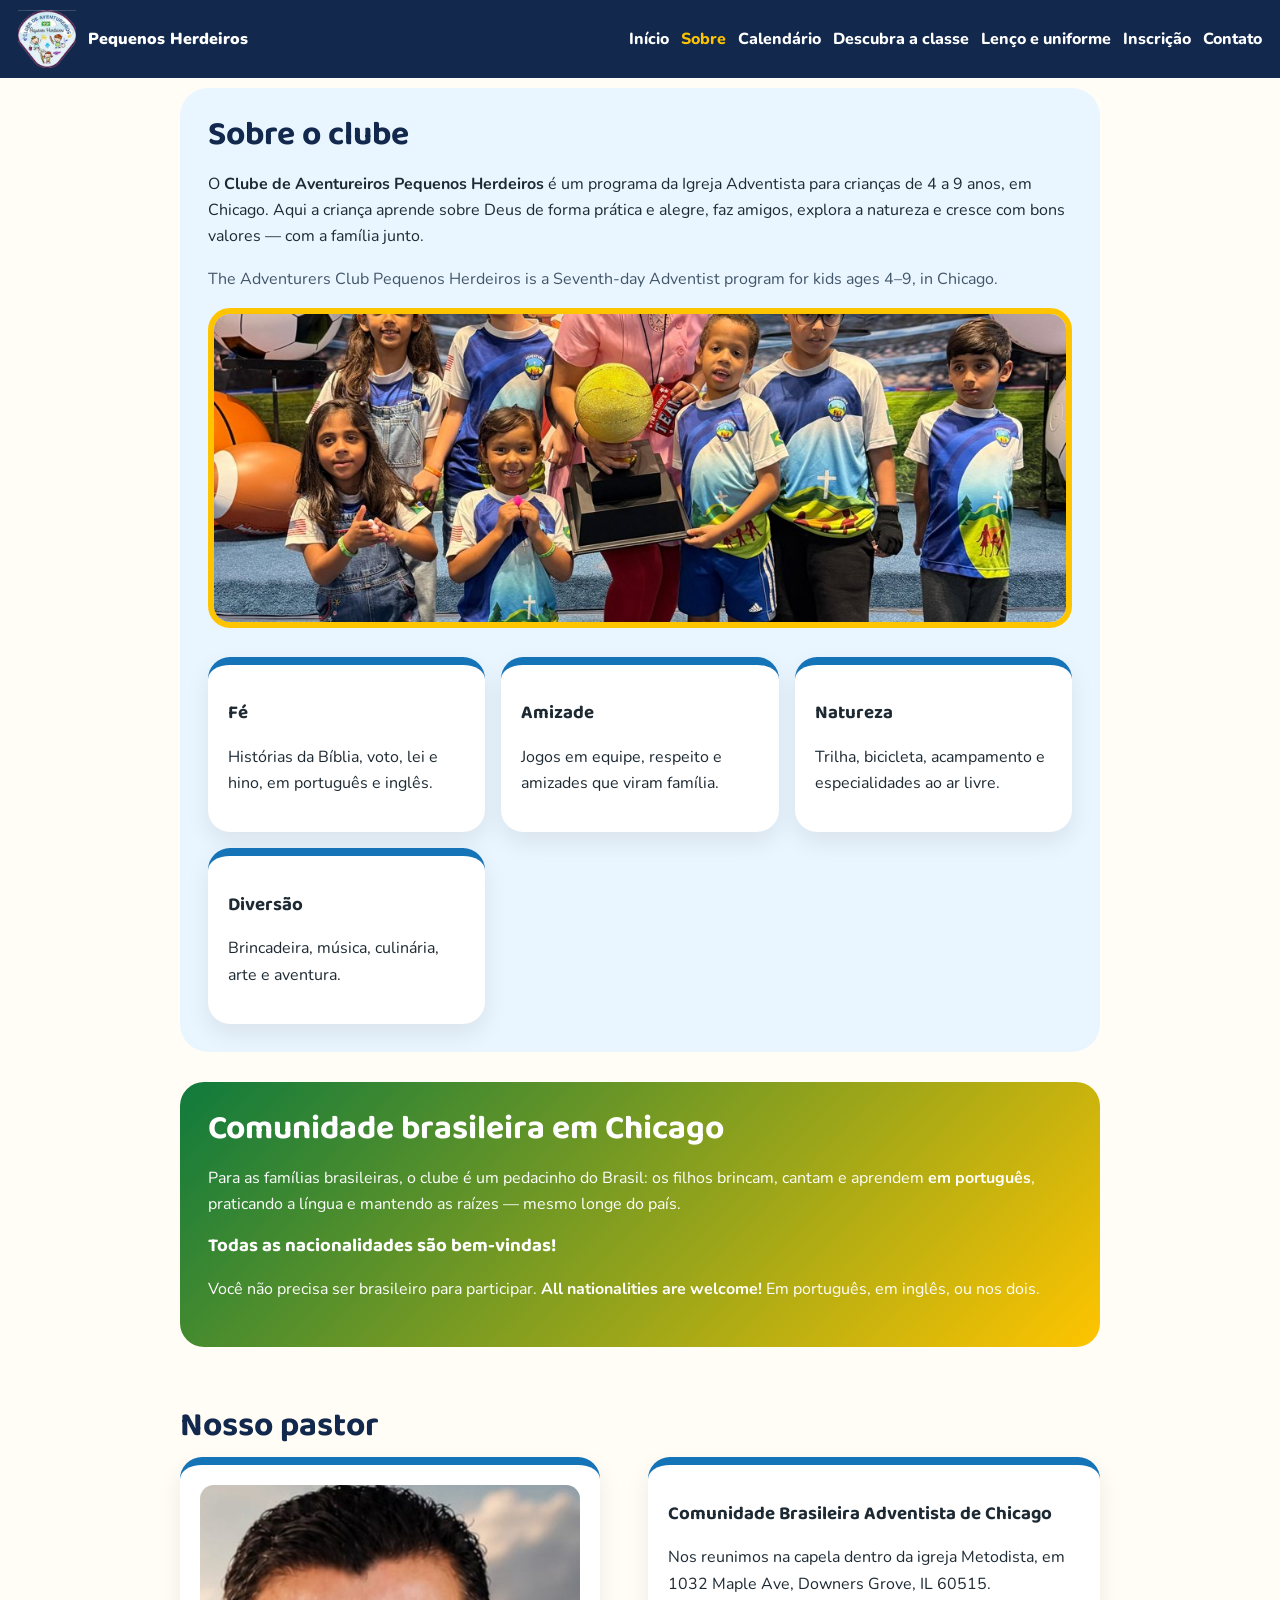
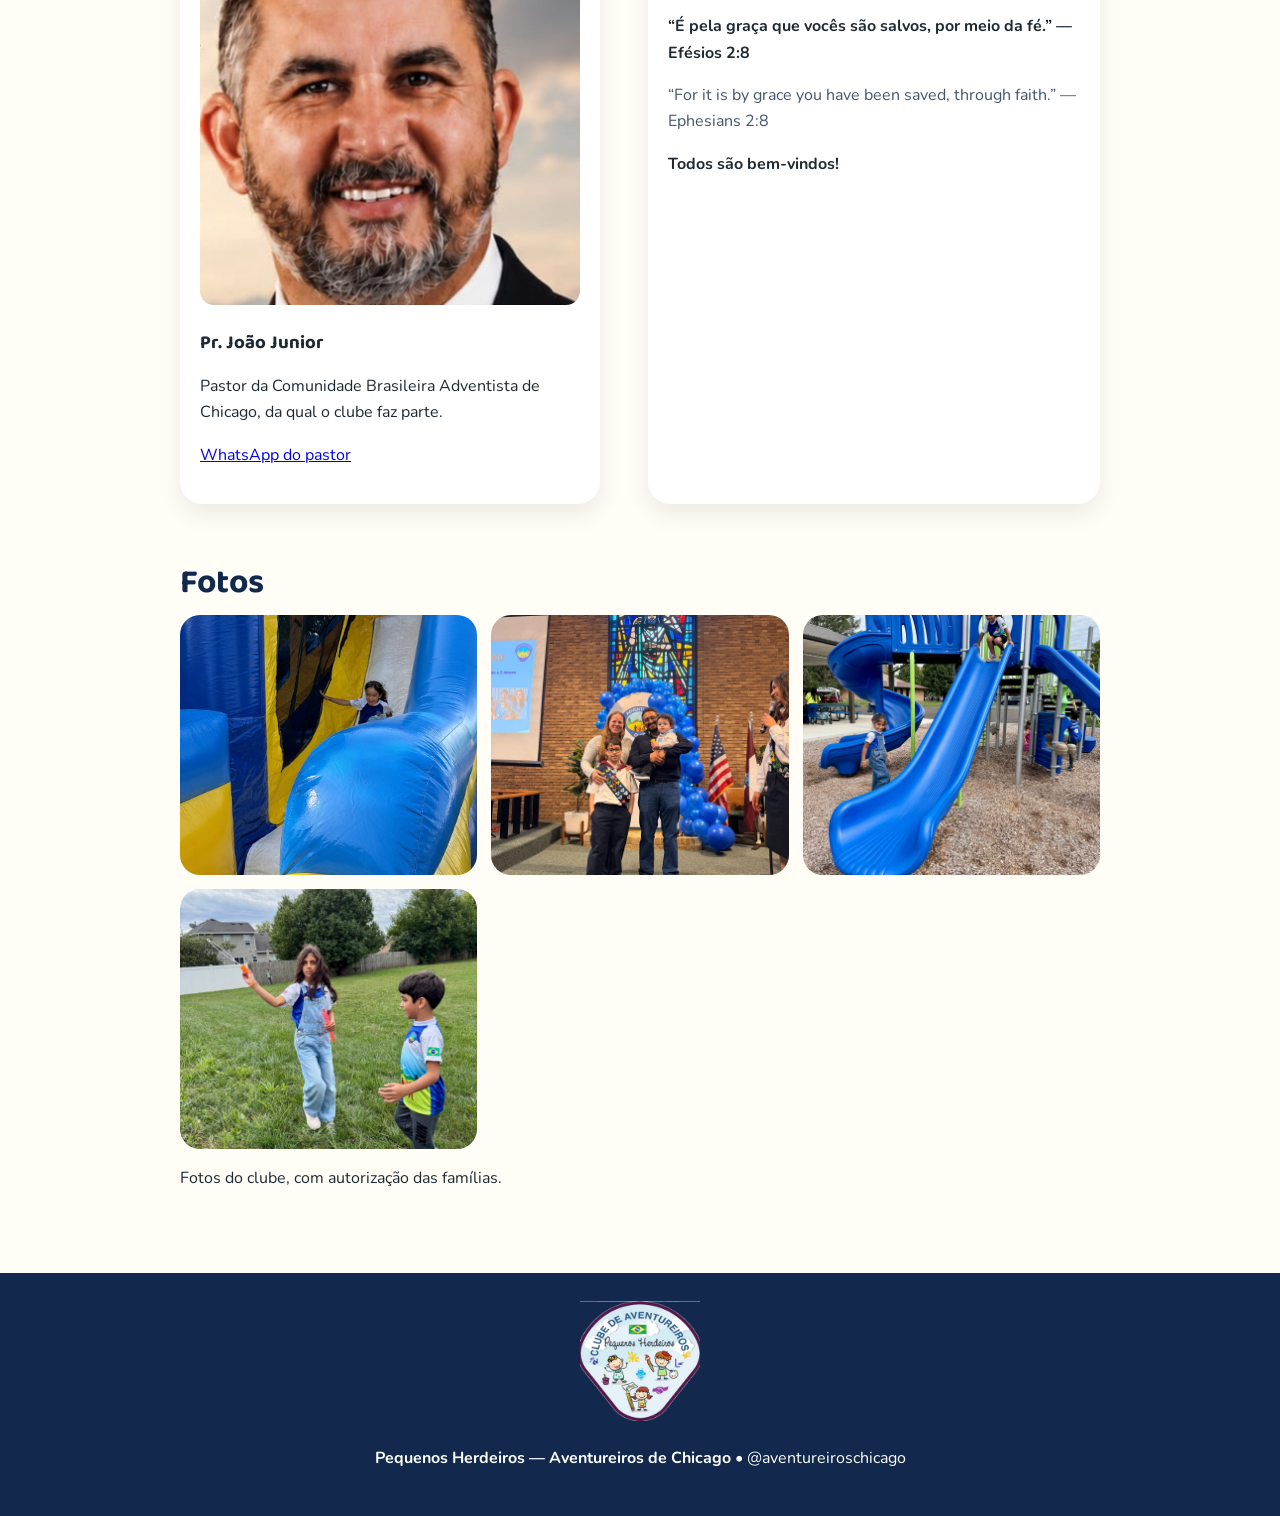
<file: sobre.html>
<!DOCTYPE html>
<html lang="pt-BR">
<head>
<meta charset="utf-8"><meta name="viewport" content="width=device-width, initial-scale=1">
<title>Sobre — Pequenos Herdeiros Chicago</title>
<link href="https://fonts.googleapis.com/css2?family=Baloo+2:wght@600;800&family=Nunito:wght@400;700;900&display=swap" rel="stylesheet">
<link rel="stylesheet" href="style.css">
</head>
<body>
<header>
<a class="logo" href="index.html"><img src="assets/logo.png" alt="Logo Pequenos Herdeiros"> Pequenos Herdeiros</a>
<nav><a href="index.html">Início</a><a class="active" href="sobre.html">Sobre</a><a href="calendario.html">Calendário</a><a href="descubra.html">Descubra a classe</a><a href="lenco-uniforme.html">Lenço e uniforme</a><a href="inscricao.html">Inscrição</a><a href="contato.html">Contato</a></nav>
</header>
<main>
<section style="background:#eaf6ff;border-radius:28px;padding:28px">
<h2>Sobre o clube</h2>
<p>O <strong>Clube de Aventureiros Pequenos Herdeiros</strong> é um programa da Igreja Adventista para crianças de 4 a 9 anos, em Chicago. Aqui a criança aprende sobre Deus de forma prática e alegre, faz amigos, explora a natureza e cresce com bons valores — com a família junto.</p>
<p class="en">The Adventurers Club Pequenos Herdeiros is a Seventh-day Adventist program for kids ages 4–9, in Chicago.</p>
<img src="assets/foto-grupo-sorrindo.jpg" alt="Turma do clube sorrindo, com a professora, no painel God's Team" style="width:100%;height:320px;object-fit:cover;border-radius:22px;border:6px solid #ffc400">
<div class="cards" style="margin-top:20px">
<div class="card"><h3>Fé</h3><p>Histórias da Bíblia, voto, lei e hino, em português e inglês.</p></div>
<div class="card"><h3>Amizade</h3><p>Jogos em equipe, respeito e amizades que viram família.</p></div>
<div class="card"><h3>Natureza</h3><p>Trilha, bicicleta, acampamento e especialidades ao ar livre.</p></div>
<div class="card"><h3>Diversão</h3><p>Brincadeira, música, culinária, arte e aventura.</p></div>
</div>
</section>
<section>
<div class="brasil">
<h2>Comunidade brasileira em Chicago</h2>
<p>Para as famílias brasileiras, o clube é um pedacinho do Brasil: os filhos brincam, cantam e aprendem <strong>em português</strong>, praticando a língua e mantendo as raízes — mesmo longe do país.</p>
<h3>Todas as nacionalidades são bem-vindas!</h3>
<p>Você não precisa ser brasileiro para participar. <strong>All nationalities are welcome!</strong> Em português, em inglês, ou nos dois.</p>
</div>
</section>
<section>
<h2>Nosso pastor</h2>
<div class="cards">
<div class="card" style="max-width:420px">
<img src="assets/pastor-solo.jpg" alt="Pr. João Junior, pastor da Comunidade Brasileira Adventista de Chicago" style="width:100%;height:420px;object-fit:cover;object-position:top;border-radius:14px">
<h3>Pr. João Junior</h3>
<p>Pastor da Comunidade Brasileira Adventista de Chicago, da qual o clube faz parte.</p>
<p><a href="https://wa.me/16302971997" target="_blank" rel="noopener">WhatsApp do pastor</a></p>
</div>
<div class="card">
<h3>Comunidade Brasileira Adventista de Chicago</h3>
<p>Nos reunimos na capela dentro da igreja Metodista, em 1032 Maple Ave, Downers Grove, IL 60515.</p>
<p><strong>“É pela graça que vocês são salvos, por meio da fé.” — Efésios 2:8</strong></p>
<p class="en">“For it is by grace you have been saved, through faith.” — Ephesians 2:8</p>
<p><strong>Todos são bem-vindos!</strong></p>
</div>
</div>
</section>
<section>
<h2>Fotos</h2>
<div class="gallery">
<img src="assets/foto-brincando.jpg" alt="Criança sorrindo e brincando no brinquedo inflável">
<img src="assets/foto7.jpg" alt="Família junta na investidura">
<img src="assets/foto8.jpg" alt="Criança brincando no escorregador do parque">
<img src="assets/foto5.jpg" alt="Crianças brincando de bolha de sabão ao ar livre">
</div>
<p>Fotos do clube, com autorização das famílias.</p>
</section>
</main>
<footer><img src="assets/logo.png" alt="Logo Pequenos Herdeiros"><p><strong>Pequenos Herdeiros — Aventureiros de Chicago</strong> • @aventureiroschicago</p></footer>
</body>
</html>
</file>
<file: style.css>
:root{--navy:#12294d;--blue:#1573b8;--yellow:#ffc400;--pink:#ff5d8f;--green:#1f9d63;--text:#1e2a33}
*{box-sizing:border-box} body{margin:0;font-family:'Nunito',system-ui,Arial,sans-serif;color:var(--text);line-height:1.65;background:#fffdf5}
h1,h2,h3{font-family:'Baloo 2',system-ui,sans-serif;line-height:1.15}
header{position:sticky;top:0;z-index:20;background:var(--navy);color:#fff;padding:10px 18px;display:flex;justify-content:space-between;align-items:center;flex-wrap:wrap;gap:10px}
.logo{display:flex;align-items:center;gap:12px;color:#fff;text-decoration:none;font-weight:900}
.logo img{height:58px;width:auto}
nav a{color:#fff;text-decoration:none;font-weight:800;margin-left:12px}
nav a.active{color:var(--yellow)}
.hero{background:linear-gradient(180deg,rgba(18,41,77,.35),rgba(18,41,77,.65)),url('assets/foto3.jpg') center/cover no-repeat;color:#fff;text-align:center;padding:48px 20px 52px}
.hero-logo{width:190px;height:auto;filter:drop-shadow(0 12px 24px rgba(0,0,0,.35))}
.hero h1{font-size:clamp(2.6rem,8vw,4.8rem);margin:8px 0;text-transform:uppercase;text-shadow:0 5px 24px rgba(0,0,0,.5)}
.hero h1 em{color:var(--yellow);font-style:normal}
.hero p{font-size:1.2rem;text-shadow:0 2px 12px rgba(0,0,0,.5);max-width:780px;margin:12px auto}
.btn{display:inline-block;background:var(--yellow);color:#12294d;padding:14px 26px;border-radius:999px;font-weight:900;text-decoration:none;margin:10px 6px}
.btn-green{background:var(--green);color:#fff}
.btn-outline{background:transparent;color:#fff;border:3px solid #fff}
main{max-width:960px;margin:0 auto;padding:10px 20px 36px}
section{padding:30px 0}
h2{font-size:2.1rem;color:var(--navy);margin:0 0 12px}
.en{color:#42566a}
.pill{display:inline-block;background:var(--yellow);padding:6px 14px;border-radius:999px;font-weight:900}
.cards{display:grid;grid-template-columns:repeat(auto-fit,minmax(230px,1fr));gap:16px}
.card{background:#fff;border-radius:22px;padding:20px;box-shadow:0 10px 24px rgba(0,0,0,.08);border-top:8px solid var(--blue)}
.card img{width:100%;height:260px;object-fit:cover;border-radius:14px}
.gallery{display:grid;grid-template-columns:repeat(auto-fit,minmax(220px,1fr));gap:14px}
.gallery img{width:100%;height:260px;object-fit:cover;border-radius:20px}
table{width:100%;border-collapse:collapse;background:#fff;border-radius:16px;overflow:hidden;box-shadow:0 8px 20px rgba(0,0,0,.08)}
th,td{padding:10px 12px;text-align:left;border-bottom:1px solid #eef2f5}
th{background:var(--navy);color:#fff}
.brasil{background:linear-gradient(135deg,#0f7a3d,#ffc400);color:#fff;border-radius:24px;padding:28px}
.brasil h2{color:#fff} .brasil .en{color:#fff}
.visit{background:#fff8dc;border:4px dashed var(--yellow);border-radius:24px;padding:26px;text-align:center}
.links a{display:block;background:#fff;border-radius:14px;padding:15px 16px;margin:10px 0;font-weight:900;text-decoration:none;color:var(--navy);box-shadow:0 6px 16px rgba(0,0,0,.08)}
form label{display:block;font-weight:900;margin:12px 0 4px}
form input,form select,form textarea{width:100%;padding:12px;border:2px solid #dbe4ea;border-radius:12px;font:inherit}
form button{background:var(--green);color:#fff;border:0;padding:14px 26px;border-radius:999px;font-weight:900;cursor:pointer;margin-top:14px;font-size:1.05rem}
.note{background:#fff3cd;border-radius:12px;padding:12px}
footer{background:var(--navy);color:#fff;text-align:center;padding:28px 20px}
footer img{width:120px;height:auto}
footer a{color:#ffe27a}
</file>
